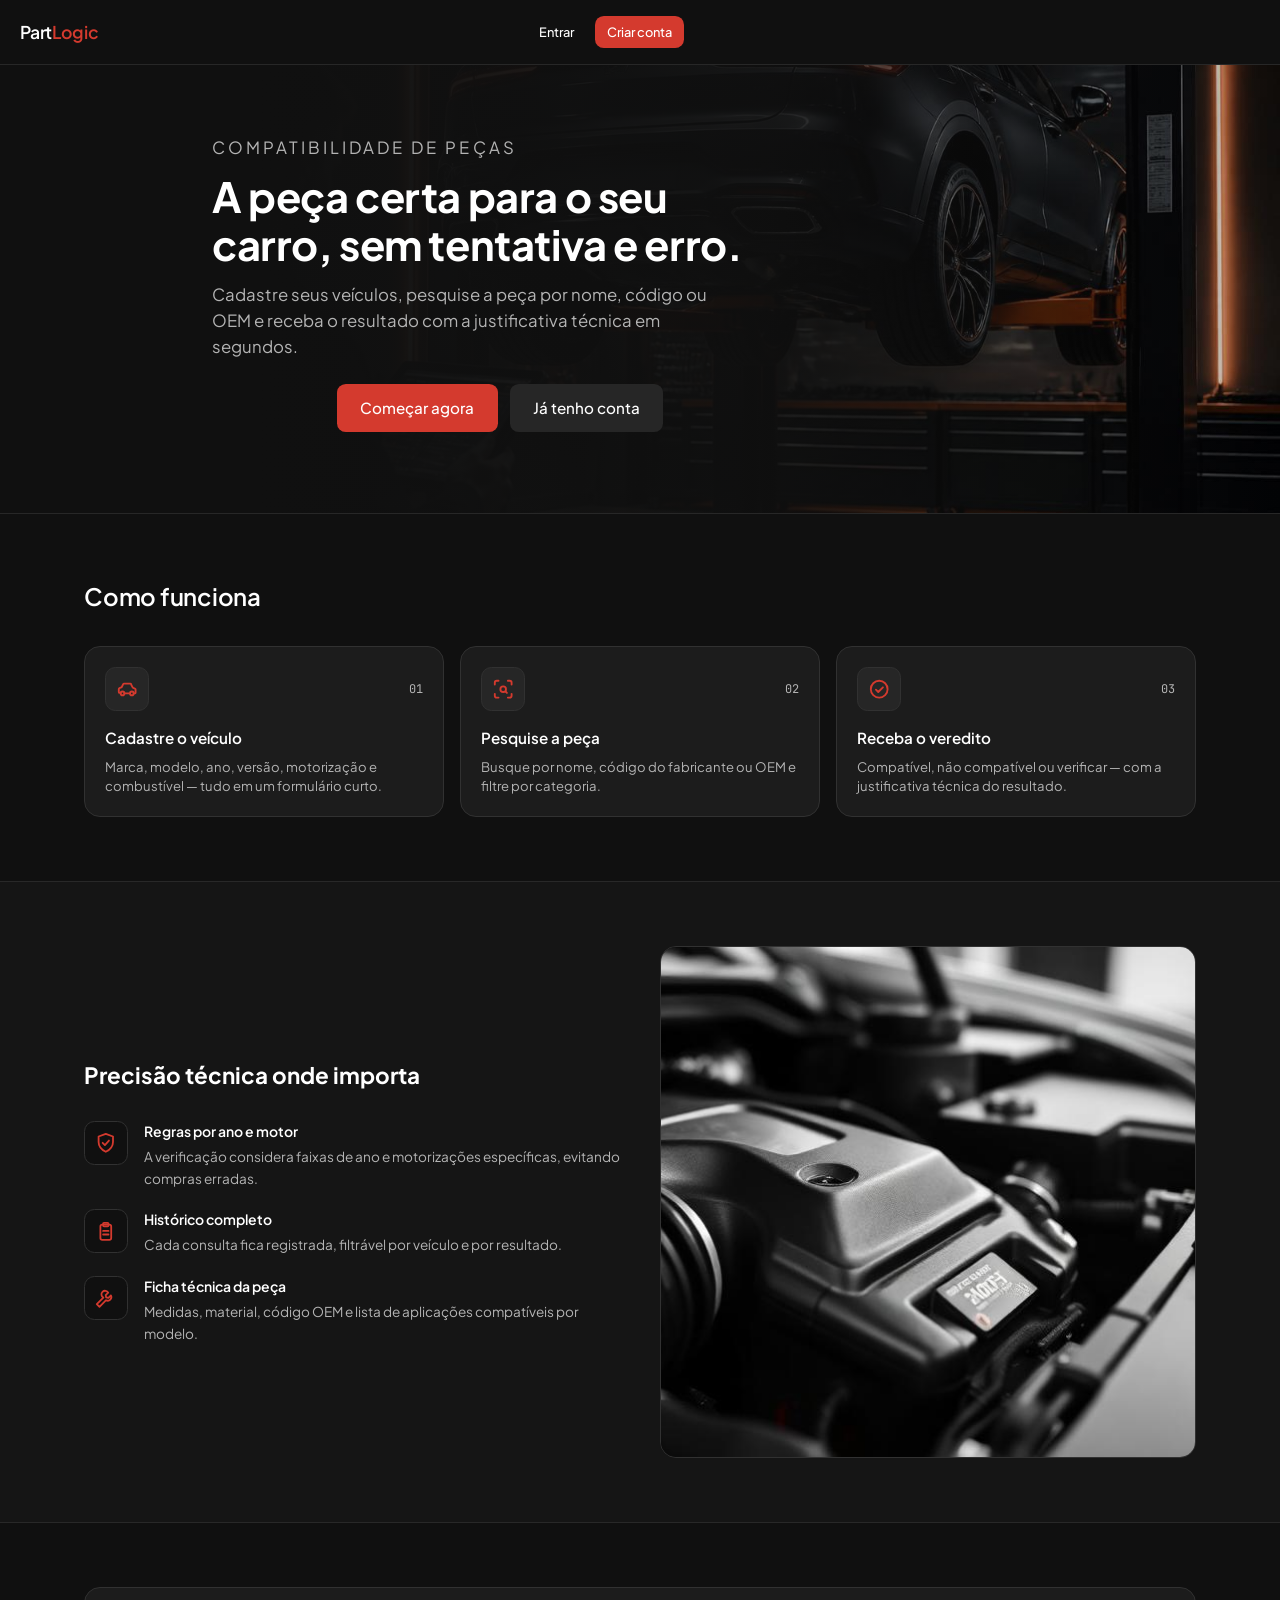
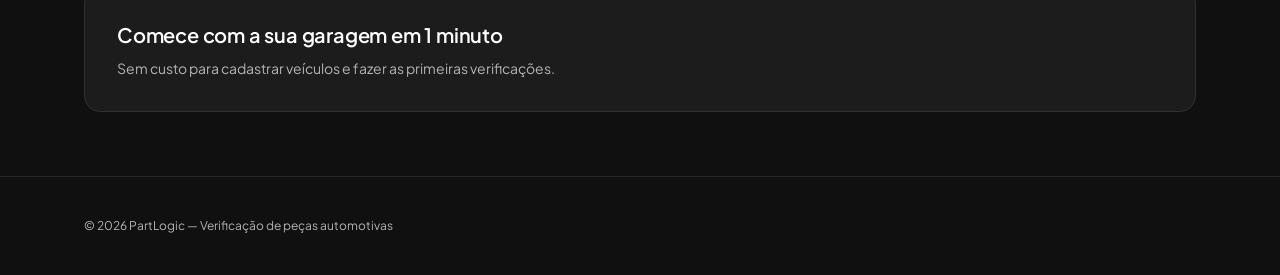
<file: files/site/index.html>
<!doctype html>
<html lang="pt-BR" class="dark">
<head>
  <meta charset="utf-8" />
  <meta name="viewport" content="width=device-width, initial-scale=1" />
  <title>PartLogic — Peça certa para o seu veículo</title>
  <meta name="description" content="Cadastre seus veículos e descubra em segundos se uma peça é compatível, com código OEM e histórico de consultas." />
  <link rel="stylesheet" href="css/styles.css" />
</head>
<body>
  <header class="landing-header">
    <div class="container">
      <span class="logo">Part<span class="accent">Logic</span></span>
      <div class="flex gap-2">
        <a class="btn btn-ghost btn-sm" href="login.html">Entrar</a>
        <a class="btn btn-primary btn-sm" href="cadastro.html">Criar conta</a>
      </div>
    </div>
  </header>

  <main>
    <section class="hero">
      <img src="assets/hero-oficina.jpg" alt="Oficina automotiva moderna com peças organizadas" width="1600" height="900" />
      <div class="hero-overlay">
        <div class="container">
          <div class="hero-content anim-rise">
            <p class="eyebrow">Compatibilidade de peças</p>
            <h1>A peça certa para o seu carro, sem tentativa e erro.</h1>
            <p>Cadastre seus veículos, pesquise a peça por nome, código ou OEM e receba o resultado com a justificativa técnica em segundos.</p>
            <div class="hero-actions">
              <a class="btn btn-primary btn-lg" href="cadastro.html">Começar agora</a>
              <a class="btn btn-secondary btn-lg" href="login.html">Já tenho conta</a>
            </div>
          </div>
        </div>
      </div>
    </section>

    <section class="section">
      <h2>Como funciona</h2>
      <div class="steps-grid">
        <div class="step-card">
          <div class="step-head"><span class="step-icon"><svg viewBox="0 0 24 24" fill="none" stroke="currentColor" stroke-width="2" stroke-linecap="round" stroke-linejoin="round" class="" aria-hidden="true"><path d="M14 16.5H9m10 0h1a1 1 0 0 0 1-1v-3.28a1 1 0 0 0-.684-.948l-1.923-.641a1 1 0 0 1-.578-.502l-1.539-3.076A1 1 0 0 0 15.382 6H8.618a1 1 0 0 0-.894.553L6.185 9.629a1 1 0 0 1-.578.502l-1.923.641A1 1 0 0 0 3 11.72V15a1 1 0 0 0 1 1h1"/><circle cx="7" cy="16.5" r="2"/><circle cx="17" cy="16.5" r="2"/></svg></span><span class="mono text-xs text-muted">01</span></div>
          <h3>Cadastre o veículo</h3>
          <p>Marca, modelo, ano, versão, motorização e combustível — tudo em um formulário curto.</p>
        </div>
        <div class="step-card">
          <div class="step-head"><span class="step-icon"><svg viewBox="0 0 24 24" fill="none" stroke="currentColor" stroke-width="2" stroke-linecap="round" stroke-linejoin="round" class="" aria-hidden="true"><path d="M3 7V5a2 2 0 0 1 2-2h2M17 3h2a2 2 0 0 1 2 2v2M21 17v2a2 2 0 0 1-2 2h-2M7 21H5a2 2 0 0 1-2-2v-2"/><circle cx="12" cy="12" r="3"/><path d="m16 16-1.5-1.5"/></svg></span><span class="mono text-xs text-muted">02</span></div>
          <h3>Pesquise a peça</h3>
          <p>Busque por nome, código do fabricante ou OEM e filtre por categoria.</p>
        </div>
        <div class="step-card">
          <div class="step-head"><span class="step-icon"><svg viewBox="0 0 24 24" fill="none" stroke="currentColor" stroke-width="2" stroke-linecap="round" stroke-linejoin="round" class="" aria-hidden="true"><circle cx="12" cy="12" r="9"/><path d="m8.5 12.5 2.5 2.5 5-5"/></svg></span><span class="mono text-xs text-muted">03</span></div>
          <h3>Receba o veredito</h3>
          <p>Compatível, não compatível ou verificar — com a justificativa técnica do resultado.</p>
        </div>
      </div>
    </section>

    <section class="feature-band">
      <div class="inner">
        <div>
          <h2>Precisão técnica onde importa</h2>
          <div class="feature-list">
            <div class="feature-item">
              <span class="ic"><svg viewBox="0 0 24 24" fill="none" stroke="currentColor" stroke-width="2" stroke-linecap="round" stroke-linejoin="round" class="" aria-hidden="true"><path d="M12 2 4 5v6c0 5 3.5 8.7 8 11 4.5-2.3 8-6 8-11V5Z"/><path d="m8.5 12 2.5 2.5 4.5-5"/></svg></span>
              <div><h3>Regras por ano e motor</h3><p>A verificação considera faixas de ano e motorizações específicas, evitando compras erradas.</p></div>
            </div>
            <div class="feature-item">
              <span class="ic"><svg viewBox="0 0 24 24" fill="none" stroke="currentColor" stroke-width="2" stroke-linecap="round" stroke-linejoin="round" class="" aria-hidden="true"><rect x="6" y="4" width="12" height="17" rx="2"/><rect x="9" y="2" width="6" height="4" rx="1"/><path d="M9 11h6M9 15h6"/></svg></span>
              <div><h3>Histórico completo</h3><p>Cada consulta fica registrada, filtrável por veículo e por resultado.</p></div>
            </div>
            <div class="feature-item">
              <span class="ic"><svg viewBox="0 0 24 24" fill="none" stroke="currentColor" stroke-width="2" stroke-linecap="round" stroke-linejoin="round" class="" aria-hidden="true"><path d="M14.7 6.3a4 4 0 1 0-5.4 5.4L2 19l3 3 7.3-7.3a4 4 0 0 0 5.4-5.4l-2.8 2.8-2.5-.5-.5-2.5Z"/></svg></span>
              <div><h3>Ficha técnica da peça</h3><p>Medidas, material, código OEM e lista de aplicações compatíveis por modelo.</p></div>
            </div>
          </div>
        </div>
        <img src="assets/detalhe-mecanico.jpg" alt="Detalhe de componente mecânico em bancada de oficina" width="768" height="512" loading="lazy" />
      </div>
    </section>

    <section class="section">
      <div class="cta-box grade-tecnica">
        <div style="max-width:42rem">
          <h2 style="font-size:1.25rem">Comece com a sua garagem em 1 minuto</h2>
          <p class="text-sm text-muted" style="margin-top:.5rem">Sem custo para cadastrar veículos e fazer as primeiras verificações.</p>
        </div>
      </div>
    </section>
  </main>

  <footer class="landing-footer">
    <div class="container">
      <p>© 2026 PartLogic — Verificação de peças automotivas</p>
    </div>
  </footer>

</body>
</html>
</file>
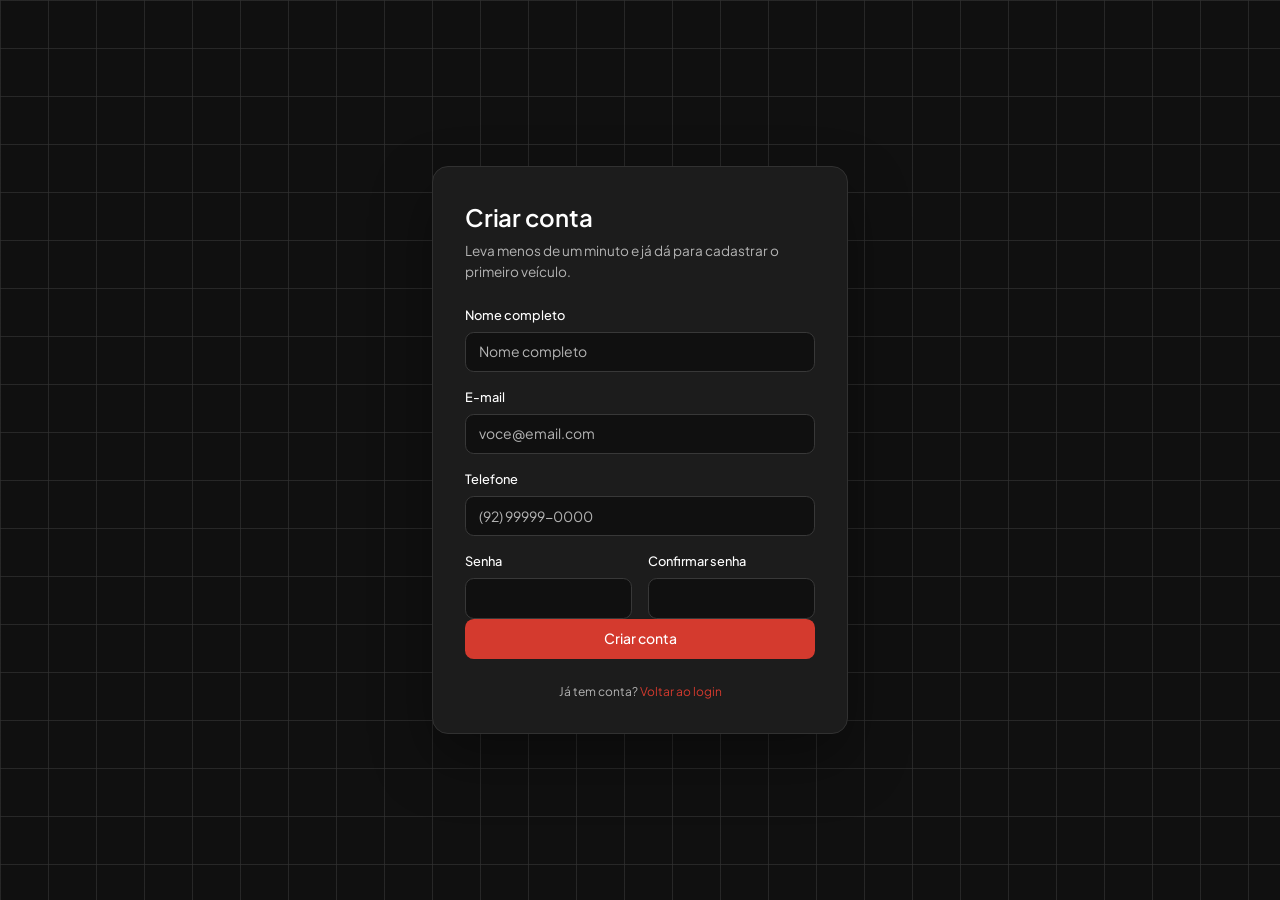
<file: files/site/cadastro.html>
<!doctype html>
<html lang="pt-BR" class="dark">
<head>
  <meta charset="utf-8" />
  <meta name="viewport" content="width=device-width, initial-scale=1" />
  <title>Criar conta — PartLogic</title>
  <meta name="description" content="Crie sua conta no PartLogic e cadastre seus veículos para verificar peças." />
  <link rel="stylesheet" href="css/styles.css" />
</head>
<body>
  <div class="auth-shell grade-tecnica">
    <div class="auth-card anim-rise">
      <h1 class="auth-title" style="margin-top:0">Criar conta</h1>
      <p class="auth-sub">Leva menos de um minuto e já dá para cadastrar o primeiro veículo.</p>

      <div id="erro" class="alert alert-danger anim-rise hidden" style="margin-top:1.25rem">
        <svg viewBox="0 0 24 24" fill="none" stroke="currentColor" stroke-width="2" stroke-linecap="round" stroke-linejoin="round" class="" aria-hidden="true"><circle cx="12" cy="12" r="9"/><path d="M12 8v5M12 16h.01"/></svg><span id="erro-texto"></span>
      </div>

      <form id="form-cadastro" novalidate style="margin-top:1.5rem">
        <div class="field">
          <label for="nome">Nome completo</label>
          <input id="nome" maxlength="100" placeholder="Nome completo" />
        </div>
        <div class="field">
          <label for="email">E-mail</label>
          <input id="email" type="email" maxlength="255" placeholder="voce@email.com" />
        </div>
        <div class="field">
          <label for="telefone">Telefone</label>
          <input id="telefone" maxlength="20" placeholder="(92) 99999-0000" />
        </div>
        <div class="form-grid">
          <div class="field col-sm-6">
            <label for="senha">Senha</label>
            <div class="input-wrap">
              <input id="senha" type="password" maxlength="64" class="has-toggle" />
              <button type="button" class="input-toggle" id="toggle-senha" aria-label="Mostrar senha"><svg viewBox="0 0 24 24" fill="none" stroke="currentColor" stroke-width="2" stroke-linecap="round" stroke-linejoin="round" class="" aria-hidden="true"><path d="M2 12s3.5-7 10-7 10 7 10 7-3.5 7-10 7-10-7-10-7Z"/><circle cx="12" cy="12" r="3"/></svg></button>
            </div>
          </div>
          <div class="field col-sm-6">
            <label for="confirmar">Confirmar senha</label>
            <input id="confirmar" type="password" maxlength="64" />
          </div>
        </div>
        <button type="submit" class="btn btn-primary btn-block" id="btn-criar">Criar conta</button>
      </form>

      <p class="auth-footer">Já tem conta? <a href="login.html">Voltar ao login</a></p>
    </div>
  </div>

  <script src="js/storage.js"></script>
  <script src="js/icons.js"></script>
  <script src="js/api.js"></script>
  <script src="js/app.js"></script>
  <script>
    (async () => {
      await App.init();
      if (App.usuario) location.replace("dashboard.html");
    })();

    const senhaInput = document.getElementById("senha");
    const toggleBtn = document.getElementById("toggle-senha");
    let mostrar = false;
    toggleBtn.addEventListener("click", () => {
      mostrar = !mostrar;
      senhaInput.type = mostrar ? "text" : "password";
      document.getElementById("confirmar").type = mostrar ? "text" : "password";
      toggleBtn.innerHTML = mostrar ? icon("eyeoff") : icon("eye");
    });

    function mostrarErro(msg) {
      document.getElementById("erro-texto").textContent = msg;
      document.getElementById("erro").classList.remove("hidden");
    }
    function esconderErro() { document.getElementById("erro").classList.add("hidden"); }

    document.getElementById("form-cadastro").addEventListener("submit", async (e) => {
      e.preventDefault();
      esconderErro();
      const nome = document.getElementById("nome").value;
      const email = document.getElementById("email").value;
      const telefone = document.getElementById("telefone").value;
      const senha = senhaInput.value;
      const confirmar = document.getElementById("confirmar").value;

      if (nome.trim().length < 3) return mostrarErro("Informe seu nome completo.");
      if (!email.includes("@")) return mostrarErro("Informe um e-mail válido.");
      if (telefone.replace(/\D/g, "").length < 10) return mostrarErro("Informe um telefone válido.");
      if (senha.length < 6) return mostrarErro("A senha deve ter no mínimo 6 caracteres.");
      if (senha !== confirmar) return mostrarErro("As senhas não conferem.");

      const btn = document.getElementById("btn-criar");
      btn.disabled = true;
      btn.innerHTML = `${icon("loader", "spin")} Criando conta...`;
      try {
        await App.cadastrar({ nome: nome.trim(), email: email.trim(), telefone: telefone.trim(), senha });
        location.href = "dashboard.html";
      } catch (err) {
        btn.disabled = false;
        btn.textContent = "Criar conta";
        mostrarErro(err instanceof Error ? err.message : "Não foi possível criar a conta.");
      }
    });
  </script>
</body>
</html>
</file>
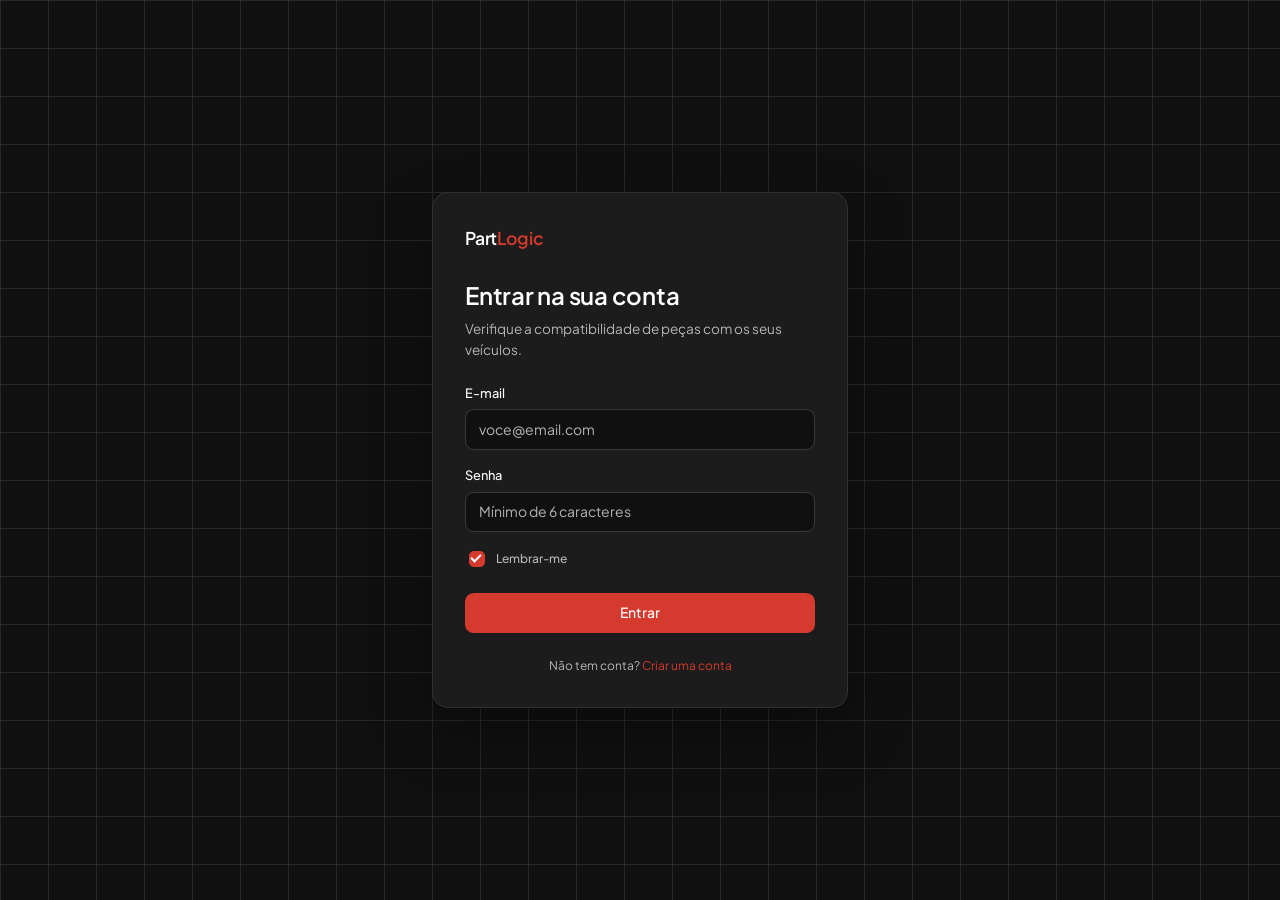
<file: files/site/configuracoes.html>
<!doctype html>
<html lang="pt-BR" class="dark">
<head>
  <meta charset="utf-8" />
  <meta name="viewport" content="width=device-width, initial-scale=1" />
  <title>Configurações — PartLogic</title>
  <meta name="description" content="Ajuste notificações, preferências de exibição e privacidade da sua conta." />
  <link rel="stylesheet" href="css/styles.css" />
</head>
<body>
  <div class="page-loading" id="loading"><svg viewBox="0 0 24 24" fill="none" stroke="currentColor" stroke-width="2" stroke-linecap="round" stroke-linejoin="round" class="spin" aria-hidden="true"><path d="M12 3v3m0 12v3m9-9h-3M6 12H3m15.4-6.4-2.1 2.1M8.7 15.7l-2.1 2.1m0-11.4 2.1 2.1m8.6 8.6 2.1 2.1"/></svg> Carregando sua conta...</div>
  <div id="app-root"></div>

  <template id="page-content">
    <div id="conteudo-config" class="container-md" style="max-width:48rem;margin-inline:auto"></div>
  </template>

  <script src="js/storage.js"></script>
  <script src="js/icons.js"></script>
  <script src="js/catalogo.js"></script>
  <script src="js/api.js"></script>
  <script src="js/app.js"></script>
  <script>
    (async () => {
      if (await protegerRota()) document.getElementById("loading").remove();
    })();

    const opcoesNotif = [
      { id: "alertas", titulo: "Alertas de compatibilidade", descricao: "Receber aviso quando uma peça exigir confirmação de motor ou versão.", inicial: true },
      { id: "novidades", titulo: "Novidades do catálogo", descricao: "Avisar quando novas peças forem adicionadas para os seus veículos.", inicial: false },
      { id: "historico", titulo: "Registrar verificações", descricao: "Guardar automaticamente cada consulta no histórico.", inicial: true },
    ];
    let estadoNotif = Object.fromEntries(opcoesNotif.map((o) => [o.id, o.inicial]));

    const faq = [
      { pergunta: "Como o PartLogic decide se a peça é compatível?", resposta: "Comparamos marca, modelo, faixa de anos e motor do seu veículo com as aplicações registradas da peça. Quando algum dado não bate por completo, o resultado vira “verificar” com o motivo e a orientação." },
      { pergunta: "O valor exibido na peça é o preço de venda?", resposta: "Não. O valor base do investimento é apenas uma referência de mercado para planejamento; o preço final depende do fornecedor." },
      { pergunta: "Como marcar um veículo como principal?", resposta: "Em Meus veículos, use a opção “Definir como principal” no card do veículo. Ele passa a vir pré-selecionado nas consultas." },
      { pergunta: "Preciso de ajuda com uma aplicação específica. Como falar com vocês?", resposta: "Escreva para suporte@partlogic.com.br informando veículo, motor e o código da peça. Respondemos em até 1 dia útil." },
    ];

    function raiz() {
      const el = document.getElementById("conteudo-config");
      el.innerHTML = `
        <header style="margin-bottom:1.5rem">
          <h1 style="font-size:1.5rem;font-weight:600;letter-spacing:-.01em">Configurações</h1>
          <p class="text-sm text-muted" style="margin-top:.4rem">Preferências da conta ${escapeHtml(App.usuario.email)}.</p>
        </header>

        <div class="card divide" style="margin-bottom:1.5rem">
          ${opcoesNotif.map((o) => `
            <div class="settings-row">
              <div class="txt"><p>${escapeHtml(o.titulo)}</p><p>${escapeHtml(o.descricao)}</p></div>
              <input type="checkbox" class="switch" id="switch-${o.id}" ${estadoNotif[o.id] ? "checked" : ""} aria-label="${escapeHtml(o.titulo)}" />
            </div>`).join("")}
        </div>

        <section class="card card-pad-lg" style="margin-bottom:1.5rem">
          <h2 style="font-size:1rem;font-weight:600;margin-bottom:1rem">Preferências</h2>
          <div class="flex" style="justify-content:space-between;align-items:flex-start;gap:1.5rem">
            <div>
              <label for="switch-tema" style="font-size:.875rem;font-weight:500">Tema</label>
              <p class="text-xs text-muted" id="tema-desc" style="margin-top:.25rem"></p>
            </div>
            <input type="checkbox" class="switch" id="switch-tema" aria-label="Tema" />
          </div>

          <div class="field" style="margin-top:1.25rem">
            <label for="select-idioma">Idioma</label>
            <div class="select" id="select-idioma" style="max-width:20rem">
              <button type="button" class="select-trigger"><span class="select-value"></span><svg viewBox="0 0 24 24" fill="none" stroke="currentColor" stroke-width="2" stroke-linecap="round" stroke-linejoin="round" class="" aria-hidden="true"><path d="m9 6 6 6-6 6"/></svg></button>
              <div class="select-menu"></div>
            </div>
            <p class="text-xs text-muted" style="margin-top:.5rem">A navegação principal e as preferências são exibidas no idioma escolhido. Dados técnicos do catálogo permanecem em português.</p>
          </div>
        </section>

        <section class="card card-pad-lg">
          <h2 style="font-size:1rem;font-weight:600">Suporte · Ajuda</h2>
          <p class="text-xs text-muted" style="margin-top:.25rem">Perguntas frequentes sobre compatibilidade, valores e conta.</p>
          <div id="acordeon-faq" style="margin-top:.75rem"></div>
          <p class="text-xs text-muted" style="margin-top:1rem">Ainda com dúvida? Fale com a gente: <a href="mailto:suporte@partlogic.com.br" style="color:var(--primary)">suporte@partlogic.com.br</a></p>
        </section>
      `;

      opcoesNotif.forEach((o) => {
        document.getElementById(`switch-${o.id}`).addEventListener("change", (e) => { estadoNotif[o.id] = e.target.checked; });
      });

      const switchTema = document.getElementById("switch-tema");
      function atualizarTemaDesc() {
        document.getElementById("tema-desc").textContent = `${App.t(App.tema === "escuro" ? "temaEscuro" : "temaClaro")} — alterna toda a interface.`;
        switchTema.checked = App.tema === "escuro";
      }
      atualizarTemaDesc();
      switchTema.addEventListener("change", (e) => {
        App.definirTema(e.target.checked ? "escuro" : "claro");
        atualizarTemaDesc();
      });

      const selIdioma = document.getElementById("select-idioma");
      selIdioma.querySelector(".select-menu").innerHTML = idiomas.map((i) => `<div class="select-option" data-value="${i.valor}">${escapeHtml(i.label)}</div>`).join("");
      selIdioma.querySelectorAll(".select-option").forEach((opt) => opt.addEventListener("click", () => {
        App.definirIdioma(opt.dataset.value);
        location.reload(); // recarrega para atualizar a navegação com os textos traduzidos
      }));
      const idiomaAtual = idiomas.find((i) => i.valor === App.idioma);
      setSelectValue(selIdioma, App.idioma, idiomaAtual ? idiomaAtual.label : App.idioma);
      initCustomSelects();

      const acEl = document.getElementById("acordeon-faq");
      acEl.innerHTML = faq.map((item, i) => `
        <div class="accordion-item" id="faq-${i}">
          <button type="button" class="accordion-trigger">${escapeHtml(item.pergunta)}${icon("chevronright")}</button>
          <div class="accordion-content">${escapeHtml(item.resposta)}</div>
        </div>`).join("");
      acEl.querySelectorAll(".accordion-item").forEach((item) => {
        item.querySelector(".accordion-trigger").addEventListener("click", () => {
          const abrir = !item.classList.contains("open");
          acEl.querySelectorAll(".accordion-item").forEach((i) => i.classList.remove("open"));
          if (abrir) item.classList.add("open");
        });
      });
    }

    document.addEventListener("shell-ready", raiz);
  </script>
</body>
</html>
</file>
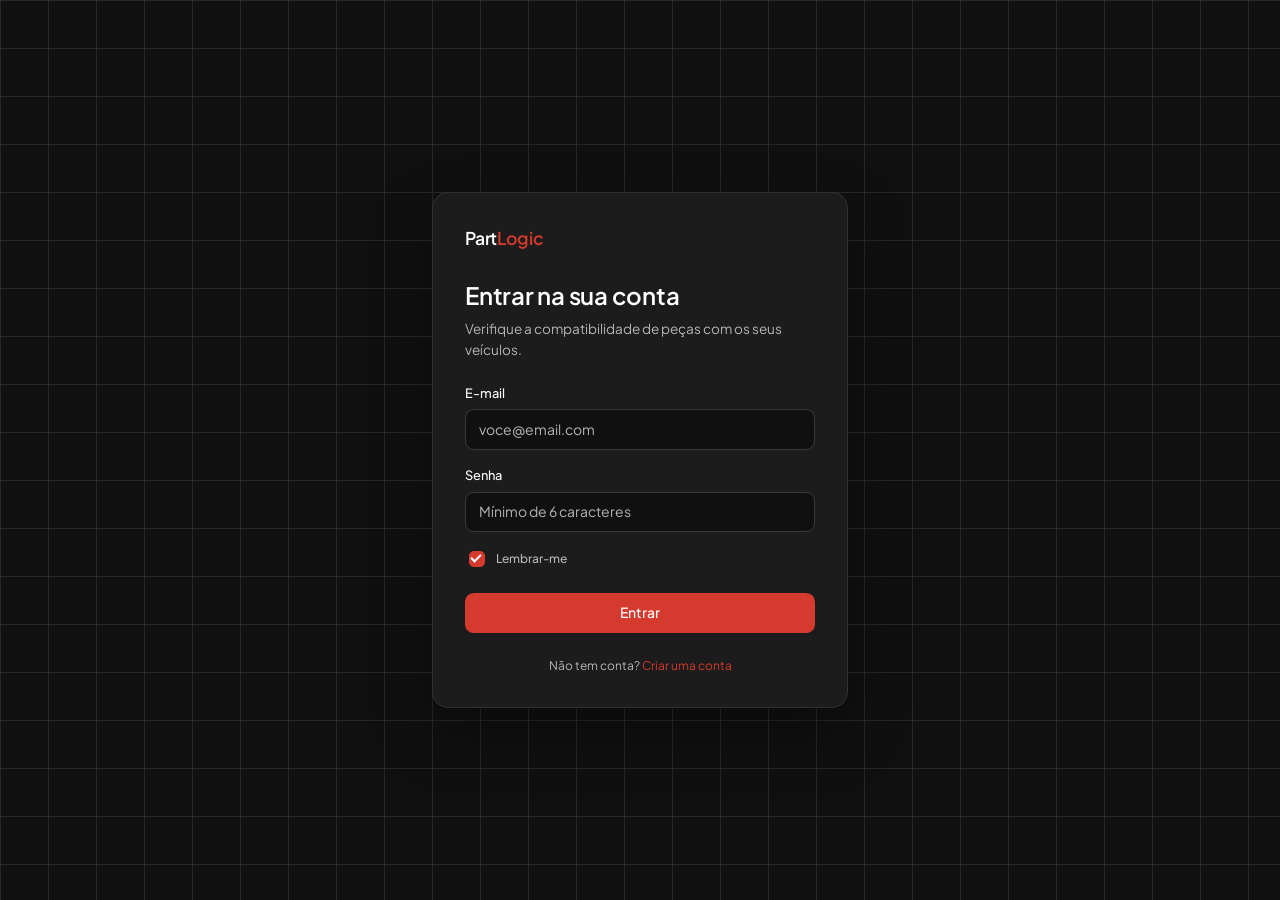
<file: files/site/dashboard.html>
<!doctype html>
<html lang="pt-BR" class="dark">
<head>
  <meta charset="utf-8" />
  <meta name="viewport" content="width=device-width, initial-scale=1" />
  <title>Dashboard — PartLogic</title>
  <meta name="description" content="Resumo dos seus veículos, verificações recentes e atalhos do PartLogic." />
  <link rel="stylesheet" href="css/styles.css" />
</head>
<body>
  <div class="page-loading" id="loading"><svg viewBox="0 0 24 24" fill="none" stroke="currentColor" stroke-width="2" stroke-linecap="round" stroke-linejoin="round" class="spin" aria-hidden="true"><path d="M12 3v3m0 12v3m9-9h-3M6 12H3m15.4-6.4-2.1 2.1M8.7 15.7l-2.1 2.1m0-11.4 2.1 2.1m8.6 8.6 2.1 2.1"/></svg> Carregando sua conta...</div>
  <div id="app-root"></div>

  <template id="page-content">
    <div class="container-md" style="max-width:72rem;margin-inline:auto">
      <section class="dash-hero anim-rise">
        <img src="assets/hero-oficina.jpg" alt="Oficina automotiva moderna com veículos em manutenção" width="1600" height="900" />
        <div class="dash-hero-overlay"></div>
        <div class="dash-hero-content">
          <div>
            <p class="eyebrow">Bem-vindo de volta</p>
            <h1 id="saudacao"></h1>
          </div>
          <div class="dash-hero-actions">
            <a class="btn btn-primary" href="verificar.html"><svg viewBox="0 0 24 24" fill="none" stroke="currentColor" stroke-width="2" stroke-linecap="round" stroke-linejoin="round" class="" aria-hidden="true"><path d="M3 7V5a2 2 0 0 1 2-2h2M17 3h2a2 2 0 0 1 2 2v2M21 17v2a2 2 0 0 1-2 2h-2M7 21H5a2 2 0 0 1-2-2v-2"/><circle cx="12" cy="12" r="3"/><path d="m16 16-1.5-1.5"/></svg> Verificar peça</a>
            <a class="btn btn-secondary" href="veiculos.html"><svg viewBox="0 0 24 24" fill="none" stroke="currentColor" stroke-width="2" stroke-linecap="round" stroke-linejoin="round" class="" aria-hidden="true"><path d="M12 5v14M5 12h14"/></svg> Cadastrar veículo</a>
          </div>
        </div>
      </section>

      <section class="stats-grid" id="stats"></section>

      <section class="two-col" style="margin-bottom:1.5rem">
        <div class="panel">
          <div class="panel-head">
            <h2>Meus veículos</h2>
            <a class="btn btn-ghost btn-sm" href="veiculos.html">Ver todos</a>
          </div>
          <div id="lista-veiculos"></div>
        </div>

        <div class="panel">
          <div class="panel-head">
            <h2>Verificações recentes</h2>
            <a class="btn btn-ghost btn-sm" href="historico.html">Ver todas</a>
          </div>
          <div id="lista-recentes"></div>
        </div>
      </section>

      <section class="panel">
        <div class="panel-head">
          <div>
            <h2><svg viewBox="0 0 24 24" fill="none" stroke="currentColor" stroke-width="2" stroke-linecap="round" stroke-linejoin="round" class="" aria-hidden="true"><path d="M14.7 6.3a4 4 0 1 0-5.4 5.4L2 19l3 3 7.3-7.3a4 4 0 0 0 5.4-5.4l-2.8 2.8-2.5-.5-.5-2.5Z"/></svg> Manutenção preventiva</h2>
            <p class="text-xs text-muted" id="resumo-manutencao" style="margin-top:.25rem"></p>
          </div>
          <a class="btn btn-ghost btn-sm" href="manutencao.html">Ver tudo</a>
        </div>
        <div id="lista-manutencao"></div>
      </section>
    </div>
  </template>

  <script src="js/storage.js"></script>
  <script src="js/icons.js"></script>
  <script src="js/catalogo.js"></script>
  <script src="js/api.js"></script>
  <script src="js/app.js"></script>
  <script>
    (async () => {
      if (await protegerRota()) document.getElementById("loading").remove();
    })();

    document.addEventListener("shell-ready", () => {
      const { usuario, veiculos, historico, manutencoes } = App;
      document.getElementById("saudacao").textContent =
        `Olá, ${usuario.nome.split(" ")[0]}. Vamos verificar uma peça?`;

      const compativeis = historico.filter((h) => h.resultado === "COMPATIVEL").length;
      const metricas = [
        { label: "Veículos cadastrados", valor: veiculos.length, icone: "car" },
        { label: "Verificações realizadas", valor: historico.length, icone: "clipboard" },
        { label: "Peças compatíveis", valor: compativeis, icone: "trending" },
      ];
      document.getElementById("stats").innerHTML = metricas.map((m) => `
        <div class="stat-card anim-rise">
          <div class="top"><span>${escapeHtml(m.label)}</span>${icon(m.icone)}</div>
          <p class="value">${m.valor}</p>
        </div>`).join("");

      const listaVeiculos = document.getElementById("lista-veiculos");
      if (veiculos.length === 0) {
        listaVeiculos.innerHTML = emptyState({
          icone: "car", titulo: "Nenhum veículo cadastrado",
          descricao: "Cadastre um veículo para verificar a compatibilidade das peças.",
          acaoHtml: `<a class="btn btn-primary" href="veiculos.html">Cadastrar veículo</a>`,
        });
      } else {
        listaVeiculos.innerHTML = veiculos.slice(0, 4).map((v) => `
          <a class="simple-row" href="veiculo.html?id=${encodeURIComponent(v.id)}">
            <span class="flex gap-3" style="align-items:center;font-size:.875rem;font-weight:500">
              ${icon("car", "")}${escapeHtml(v.marca)} ${escapeHtml(v.modelo)} ${v.ano}
            </span>
            <span class="mono text-xs text-muted">${escapeHtml(v.placa || v.motor)}</span>
          </a>`).join("");
      }

      const listaRecentes = document.getElementById("lista-recentes");
      const recentes = historico.slice(0, 5);
      if (recentes.length === 0) {
        listaRecentes.innerHTML = emptyState({
          icone: "clipboard", titulo: "Nenhuma verificação ainda",
          descricao: "Faça sua primeira consulta de compatibilidade.",
          acaoHtml: `<a class="btn btn-primary" href="verificar.html">Verificar peça</a>`,
        });
      } else {
        listaRecentes.innerHTML = recentes.map((h) => `
          <div class="simple-row">
            <div class="min-w-0">
              <p class="title truncate">${escapeHtml(h.pecaNome)}</p>
              <p class="sub">${escapeHtml(h.veiculoLabel)} · ${new Date(h.data).toLocaleDateString("pt-BR", { day: "2-digit", month: "short" })}</p>
            </div>
            ${compatBadge(h.resultado)}
          </div>`).join("");
      }

      const atrasadas = manutencoes.filter((m) => m.status === "Atrasada");
      document.getElementById("resumo-manutencao").textContent = atrasadas.length > 0
        ? `${atrasadas.length} manutenção(ões) atrasada(s) precisam de atenção.`
        : "Nenhuma manutenção atrasada. Continue no ritmo.";

      const proximas = [...manutencoes].filter((m) => m.status !== "Realizada")
        .sort((a, b) => a.dataPrevista.localeCompare(b.dataPrevista)).slice(0, 4);
      const listaManut = document.getElementById("lista-manutencao");
      if (proximas.length === 0) {
        listaManut.innerHTML = emptyState({
          icone: "wrench", titulo: "Sem manutenções programadas",
          descricao: "Cadastre revisões e trocas para não perder o prazo.",
          acaoHtml: `<a class="btn btn-primary" href="manutencao.html">Programar manutenção</a>`,
        });
      } else {
        listaManut.innerHTML = proximas.map((m) => `
          <div class="simple-row">
            <div class="min-w-0">
              <p class="title truncate">${escapeHtml(m.tipo)}</p>
              <p class="sub">${escapeHtml(m.veiculoLabel)} · ${new Date(`${m.dataPrevista}T12:00:00`).toLocaleDateString("pt-BR", { day: "2-digit", month: "short" })}${m.kmPrevisto ? ` · ${m.kmPrevisto.toLocaleString("pt-BR")} km` : ""}</p>
            </div>
            <span class="badge-status ${m.status === "Atrasada" ? "status-Atrasada" : "status-Agendada"}">
              ${icon(m.status === "Atrasada" ? "alerttriangle" : "calendarclock")}${m.status}
            </span>
          </div>`).join("");
      }
    });
  </script>
</body>
</html>
</file>
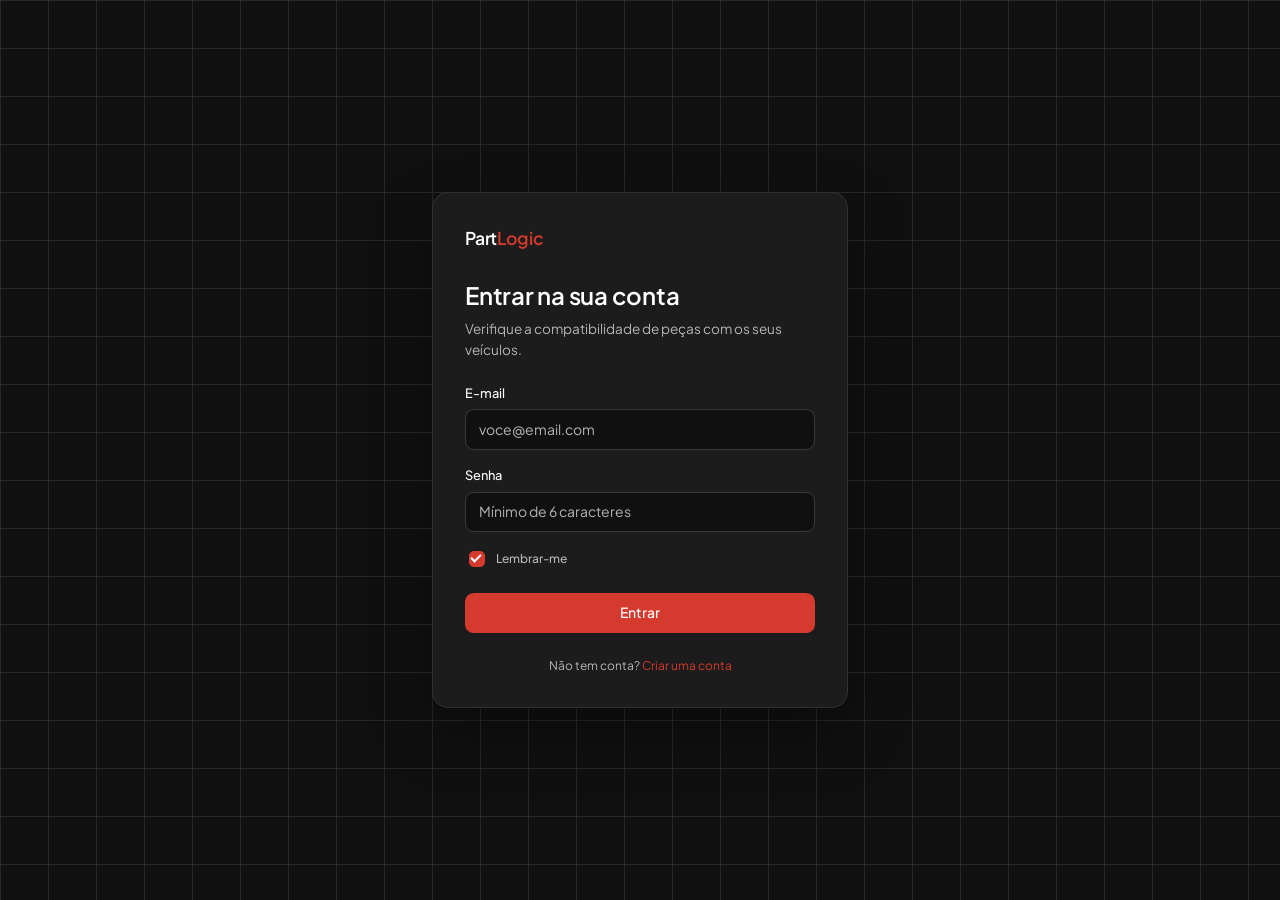
<file: files/site/historico.html>
<!doctype html>
<html lang="pt-BR" class="dark">
<head>
  <meta charset="utf-8" />
  <meta name="viewport" content="width=device-width, initial-scale=1" />
  <title>Histórico — PartLogic</title>
  <meta name="description" content="Consulte todas as verificações de compatibilidade de peças já realizadas." />
  <link rel="stylesheet" href="css/styles.css" />
</head>
<body>
  <div class="page-loading" id="loading"><svg viewBox="0 0 24 24" fill="none" stroke="currentColor" stroke-width="2" stroke-linecap="round" stroke-linejoin="round" class="spin" aria-hidden="true"><path d="M12 3v3m0 12v3m9-9h-3M6 12H3m15.4-6.4-2.1 2.1M8.7 15.7l-2.1 2.1m0-11.4 2.1 2.1m8.6 8.6 2.1 2.1"/></svg> Carregando sua conta...</div>
  <div id="app-root"></div>

  <template id="page-content">
    <div id="conteudo-historico"></div>

    <div class="modal-overlay" id="modal-limpar">
      <div class="modal" style="max-width:26rem">
        <h2 class="modal-title">Limpar todo o histórico?</h2>
        <p class="modal-desc">Todas as verificações registradas serão removidas permanentemente.</p>
        <div class="modal-footer">
          <button class="btn btn-outline" id="btn-cancelar-limpar">Cancelar</button>
          <button class="btn btn-primary" id="btn-confirmar-limpar">Limpar</button>
        </div>
      </div>
    </div>
  </template>

  <script src="js/storage.js"></script>
  <script src="js/icons.js"></script>
  <script src="js/catalogo.js"></script>
  <script src="js/api.js"></script>
  <script src="js/app.js"></script>
  <script>
    (async () => {
      if (await protegerRota()) document.getElementById("loading").remove();
    })();

    let filtros = { veiculo: "TODOS", resultado: "TODOS", tipo: "TODOS", busca: "" };

    function listaFiltrada() {
      const busca = filtros.busca.trim().toLowerCase();
      return App.historico.filter((h) =>
        (filtros.veiculo === "TODOS" || h.veiculoId === filtros.veiculo) &&
        (filtros.tipo === "TODOS" || h.veiculoTipo === filtros.tipo) &&
        (filtros.resultado === "TODOS" || h.resultado === filtros.resultado) &&
        (!busca || `${h.pecaNome} ${h.pecaCodigo} ${h.veiculoLabel} ${h.categoria}`.toLowerCase().includes(busca))
      );
    }

    function raiz() {
      const historico = App.historico;
      const lista = listaFiltrada();
      const container = document.getElementById("conteudo-historico");

      container.innerHTML = `
        <div class="container-md" style="max-width:72rem;margin-inline:auto">
          <div class="page-head">
            <div>
              <h1>Histórico</h1>
              <p>${lista.length} de ${historico.length} verificação(ões).</p>
            </div>
            ${historico.length > 0 ? `<button class="btn btn-ghost" id="btn-limpar">${icon("trash")} Limpar histórico</button>` : ""}
          </div>

          ${historico.length > 0 ? `
          <div class="filters-row">
            <div class="search-box input-wrap has-icon">
              <input aria-label="Buscar consultas anteriores" id="busca-historico" maxlength="60" placeholder="Buscar peça, código ou veículo" value="${escapeHtml(filtros.busca)}" />
            </div>
            <div class="select" id="select-tipo-hist" style="max-width:11rem">
              <button type="button" class="select-trigger"><span class="select-value"></span><svg viewBox="0 0 24 24" fill="none" stroke="currentColor" stroke-width="2" stroke-linecap="round" stroke-linejoin="round" class="" aria-hidden="true"><path d="m9 6 6 6-6 6"/></svg></button>
              <div class="select-menu"></div>
            </div>
            <div class="select" id="select-veiculo-hist" style="max-width:14rem">
              <button type="button" class="select-trigger"><span class="select-value"></span><svg viewBox="0 0 24 24" fill="none" stroke="currentColor" stroke-width="2" stroke-linecap="round" stroke-linejoin="round" class="" aria-hidden="true"><path d="m9 6 6 6-6 6"/></svg></button>
              <div class="select-menu"></div>
            </div>
            <div class="select" id="select-resultado-hist" style="max-width:12rem">
              <button type="button" class="select-trigger"><span class="select-value"></span><svg viewBox="0 0 24 24" fill="none" stroke="currentColor" stroke-width="2" stroke-linecap="round" stroke-linejoin="round" class="" aria-hidden="true"><path d="m9 6 6 6-6 6"/></svg></button>
              <div class="select-menu"></div>
            </div>
          </div>` : ""}

          <div id="tabela-historico"></div>
        </div>
      `;

      if (historico.length > 0) {
        document.getElementById("btn-limpar").addEventListener("click", () => openModal("modal-limpar"));
        document.getElementById("busca-historico").addEventListener("input", (e) => { filtros.busca = e.target.value; renderTabela(); atualizarContagem(); });

        const selTipo = document.getElementById("select-tipo-hist");
        selTipo.querySelector(".select-menu").innerHTML = `<div class="select-option" data-value="TODOS">Todos os tipos</div>` +
          tiposVeiculo.map((t) => `<div class="select-option" data-value="${t}">${t}</div>`).join("");
        selTipo.querySelectorAll(".select-option").forEach((opt) => opt.addEventListener("click", () => {
          filtros.tipo = opt.dataset.value; setSelectValue(selTipo, opt.dataset.value, opt.textContent); renderTabela(); atualizarContagem();
        }));
        setSelectValue(selTipo, filtros.tipo, filtros.tipo === "TODOS" ? "Todos os tipos" : filtros.tipo);

        const selVeic = document.getElementById("select-veiculo-hist");
        selVeic.querySelector(".select-menu").innerHTML = `<div class="select-option" data-value="TODOS">Todos os veículos</div>` +
          App.veiculos.map((v) => `<div class="select-option" data-value="${v.id}">${escapeHtml(v.marca)} ${escapeHtml(v.modelo)} ${v.ano}</div>`).join("");
        selVeic.querySelectorAll(".select-option").forEach((opt) => opt.addEventListener("click", () => {
          filtros.veiculo = opt.dataset.value; setSelectValue(selVeic, opt.dataset.value, opt.textContent); renderTabela(); atualizarContagem();
        }));
        setSelectValue(selVeic, filtros.veiculo, filtros.veiculo === "TODOS" ? "Todos os veículos" : (App.veiculos.find((v) => v.id === filtros.veiculo)?.marca ?? ""));

        const selResultado = document.getElementById("select-resultado-hist");
        const opcoesResultado = [["TODOS", "Todos os resultados"], ["COMPATIVEL", "Compatível"], ["INCOMPATIVEL", "Não compatível"], ["VERIFICAR", "Verificar"]];
        selResultado.querySelector(".select-menu").innerHTML = opcoesResultado.map(([v, l]) => `<div class="select-option" data-value="${v}">${l}</div>`).join("");
        selResultado.querySelectorAll(".select-option").forEach((opt) => opt.addEventListener("click", () => {
          filtros.resultado = opt.dataset.value; setSelectValue(selResultado, opt.dataset.value, opt.textContent); renderTabela(); atualizarContagem();
        }));
        setSelectValue(selResultado, filtros.resultado, opcoesResultado.find(([v]) => v === filtros.resultado)[1]);

        initCustomSelects();
      }

      renderTabela();
    }

    function atualizarContagem() {
      const p = document.querySelector(".page-head p");
      if (p) p.textContent = `${listaFiltrada().length} de ${App.historico.length} verificação(ões).`;
    }

    function renderTabela() {
      const historico = App.historico;
      const lista = listaFiltrada();
      const el = document.getElementById("tabela-historico");

      if (lista.length === 0) {
        el.innerHTML = emptyState({
          icone: "clipboard",
          titulo: historico.length === 0 ? "Nenhuma verificação registrada" : "Nada nesse filtro",
          descricao: historico.length === 0 ? "Assim que você verificar uma peça, o registro aparece aqui." : "Ajuste os filtros para ver outras verificações.",
          acaoHtml: historico.length === 0 ? `<a class="btn btn-primary" href="verificar.html">Verificar peça</a>` : "",
        });
        return;
      }

      el.innerHTML = `
        <div class="history-table">
          <div class="history-head"><span>Data</span><span></span><span></span><span></span></div>
          <ul>
            ${lista.map((h) => `
              <li class="history-row">
                <span class="hc-date">${new Date(h.data).toLocaleString("pt-BR", { day: "2-digit", month: "2-digit", year: "numeric", hour: "2-digit", minute: "2-digit" })}</span>
                <span class="hc-part"><b>${escapeHtml(h.pecaNome)}</b><span>${escapeHtml(h.pecaCodigo)} · ${escapeHtml(h.categoria)}</span></span>
                <a class="hc-vehicle" href="veiculo.html?id=${encodeURIComponent(h.veiculoId)}">${escapeHtml(h.veiculoLabel)}</a>
                <span class="hc-result">${compatBadge(h.resultado)}</span>
              </li>`).join("")}
          </ul>
        </div>`;
    }

    document.addEventListener("shell-ready", () => {
      raiz();
      document.getElementById("btn-cancelar-limpar").addEventListener("click", () => closeModal("modal-limpar"));
      document.getElementById("btn-confirmar-limpar").addEventListener("click", async () => {
        try {
          await App.limparHistorico();
        } catch (err) {
          toast.error(err instanceof Error ? err.message : "Não foi possível limpar o histórico.");
        }
        closeModal("modal-limpar");
        raiz();
      });
    });
  </script>
</body>
</html>
</file>
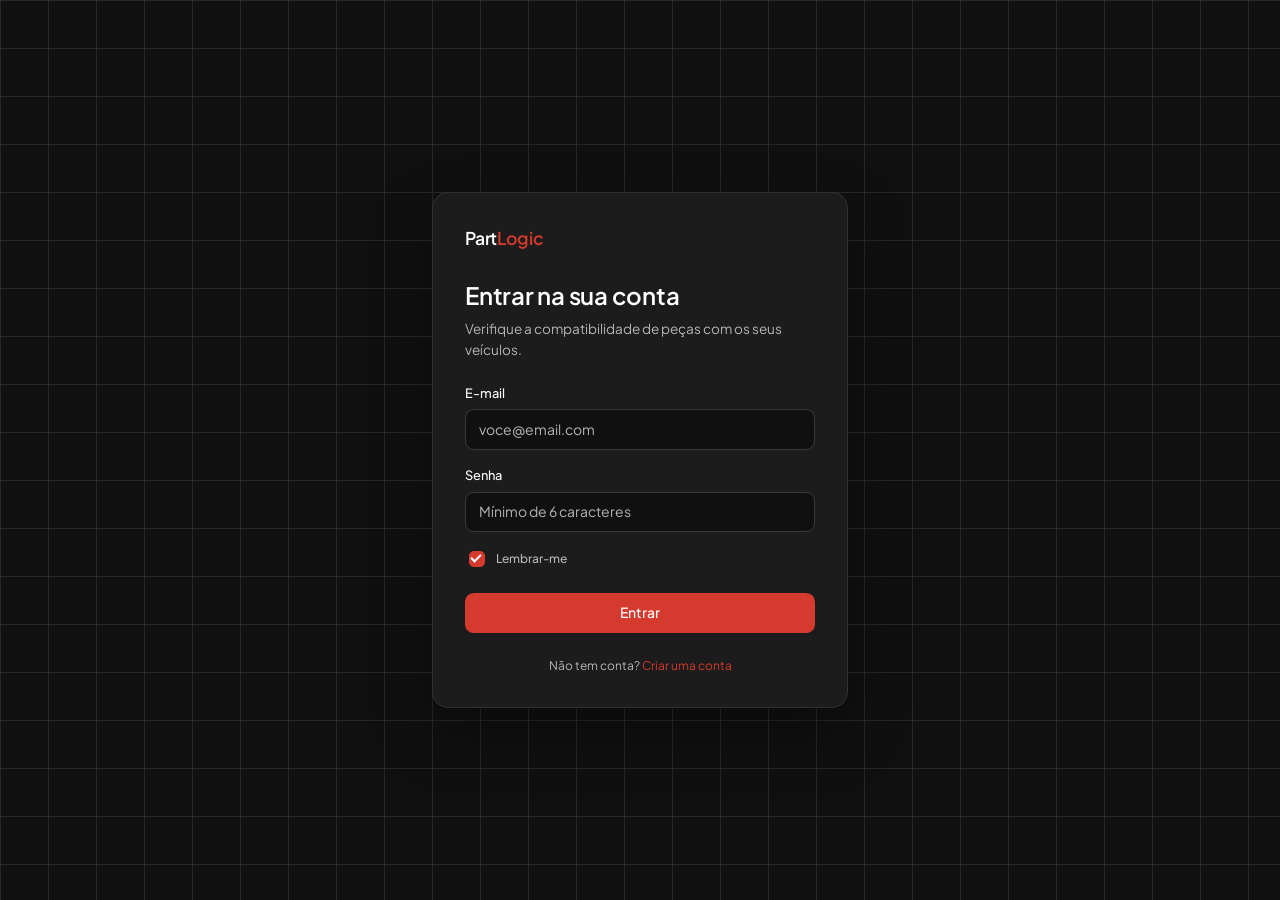
<file: files/site/login.html>
<!doctype html>
<html lang="pt-BR" class="dark">
<head>
  <meta charset="utf-8" />
  <meta name="viewport" content="width=device-width, initial-scale=1" />
  <title>Entrar — PartLogic</title>
  <meta name="description" content="Acesse o PartLogic para verificar a compatibilidade de peças com seus veículos." />
  <link rel="stylesheet" href="css/styles.css" />
</head>
<body>
  <div class="auth-shell grade-tecnica">
    <div class="auth-card anim-rise">
      <div class="logo">Part<span class="accent">Logic</span></div>
      <h1 class="auth-title">Entrar na sua conta</h1>
      <p class="auth-sub">Verifique a compatibilidade de peças com os seus veículos.</p>

      <div id="erro" class="alert alert-danger anim-rise hidden" style="margin-top:1.25rem">
        <svg viewBox="0 0 24 24" fill="none" stroke="currentColor" stroke-width="2" stroke-linecap="round" stroke-linejoin="round" class="" aria-hidden="true"><circle cx="12" cy="12" r="9"/><path d="M12 8v5M12 16h.01"/></svg><span id="erro-texto"></span>
      </div>

      <form id="form-login" novalidate style="margin-top:1.5rem">
        <div class="field">
          <label for="email">E-mail</label>
          <input id="email" type="email" autocomplete="email" maxlength="255" placeholder="voce@email.com" />
        </div>
        <div class="field">
          <label for="senha">Senha</label>
          <div class="input-wrap">
            <input id="senha" type="password" autocomplete="current-password" maxlength="64" class="has-toggle" placeholder="Mínimo de 6 caracteres" />
            <button type="button" class="input-toggle" id="toggle-senha" aria-label="Mostrar senha"><svg viewBox="0 0 24 24" fill="none" stroke="currentColor" stroke-width="2" stroke-linecap="round" stroke-linejoin="round" class="" aria-hidden="true"><path d="M2 12s3.5-7 10-7 10 7 10 7-3.5 7-10 7-10-7-10-7Z"/><circle cx="12" cy="12" r="3"/></svg></button>
          </div>
        </div>
        <div class="flex" style="align-items:center;margin-bottom:1rem">
          <label class="checkbox-row text-xs text-muted">
            <input type="checkbox" class="checkbox" id="lembrar" checked /> Lembrar-me
          </label>
        </div>
        <button type="submit" class="btn btn-primary btn-block" id="btn-entrar">Entrar</button>
      </form>

      <p class="auth-footer">Não tem conta? <a href="cadastro.html">Criar uma conta</a></p>
    </div>
  </div>

  <script src="js/storage.js"></script>
  <script src="js/icons.js"></script>
  <script src="js/api.js"></script>
  <script src="js/app.js"></script>
  <script>
    (async () => {
      await App.init();
      if (App.usuario) location.replace("dashboard.html");
    })();

    const toggleBtn = document.getElementById("toggle-senha");
    const senhaInput = document.getElementById("senha");
    let mostrar = false;
    toggleBtn.addEventListener("click", () => {
      mostrar = !mostrar;
      senhaInput.type = mostrar ? "text" : "password";
      toggleBtn.innerHTML = mostrar ? icon("eyeoff") : icon("eye");
      toggleBtn.setAttribute("aria-label", mostrar ? "Ocultar senha" : "Mostrar senha");
    });

    function mostrarErro(msg) {
      document.getElementById("erro-texto").textContent = msg;
      document.getElementById("erro").classList.remove("hidden");
    }
    function esconderErro() {
      document.getElementById("erro").classList.add("hidden");
    }

    document.getElementById("form-login").addEventListener("submit", async (e) => {
      e.preventDefault();
      esconderErro();
      const email = document.getElementById("email").value;
      const senha = senhaInput.value;
      if (!email.includes("@")) return mostrarErro("Informe um e-mail válido.");
      if (senha.length < 6) return mostrarErro("A senha deve ter no mínimo 6 caracteres.");

      const btn = document.getElementById("btn-entrar");
      btn.disabled = true;
      btn.innerHTML = `${icon("loader", "spin")} Entrando...`;
      try {
        await App.entrar(email, senha);
        location.href = "dashboard.html";
      } catch (err) {
        btn.disabled = false;
        btn.textContent = "Entrar";
        mostrarErro(err instanceof Error ? err.message : "Não foi possível entrar.");
      }
    });
  </script>
</body>
</html>
</file>
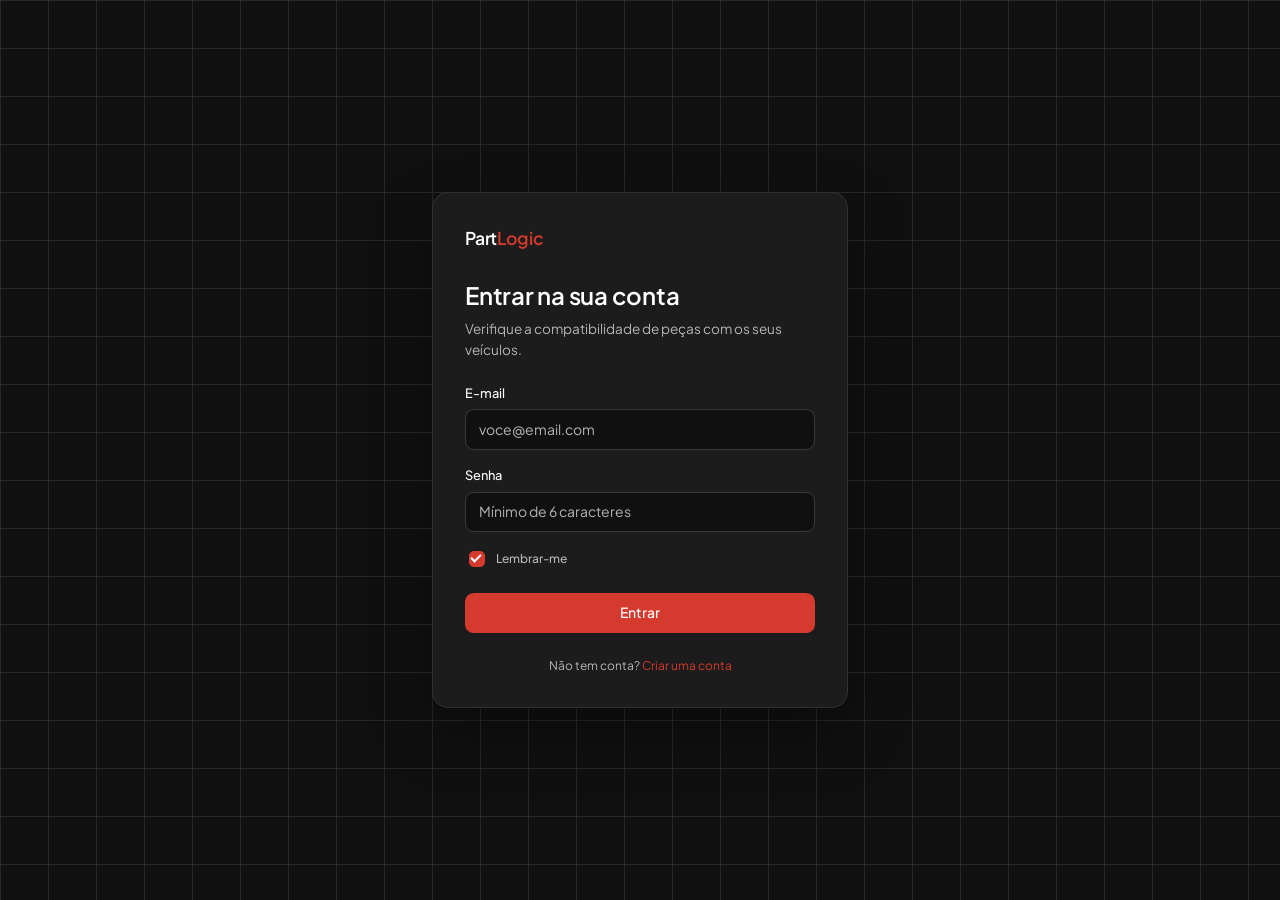
<file: files/site/manutencao.html>
<!doctype html>
<html lang="pt-BR" class="dark">
<head>
  <meta charset="utf-8" />
  <meta name="viewport" content="width=device-width, initial-scale=1" />
  <title>Manutenção preventiva — PartLogic</title>
  <meta name="description" content="Acompanhe manutenções preventivas dos seus veículos: próximas, agendadas, atrasadas e realizadas." />
  <link rel="stylesheet" href="css/styles.css" />
</head>
<body>
  <div class="page-loading" id="loading"><svg viewBox="0 0 24 24" fill="none" stroke="currentColor" stroke-width="2" stroke-linecap="round" stroke-linejoin="round" class="spin" aria-hidden="true"><path d="M12 3v3m0 12v3m9-9h-3M6 12H3m15.4-6.4-2.1 2.1M8.7 15.7l-2.1 2.1m0-11.4 2.1 2.1m8.6 8.6 2.1 2.1"/></svg> Carregando sua conta...</div>
  <div id="app-root"></div>

  <template id="page-content">
    <div id="conteudo-manutencao"></div>
  </template>

  <script src="js/storage.js"></script>
  <script src="js/icons.js"></script>
  <script src="js/catalogo.js"></script>
  <script src="js/api.js"></script>
  <script src="js/app.js"></script>
  <script>
    (async () => {
      if (await protegerRota()) document.getElementById("loading").remove();
    })();

    const statusOpcoes = ["Próxima", "Agendada", "Realizada", "Atrasada"];
    const estiloStatus = {
      "Próxima": { icone: "clock" }, "Agendada": { icone: "calendarclock" },
      "Realizada": { icone: "checkcircle" }, "Atrasada": { icone: "alerttriangle" },
    };

    let form = { veiculoId: "", tipo: "", dataPrevista: "", km: "", status: "Agendada", erro: "" };
    let filtro = "TODAS";

    function statusBadge(status) {
      return `<span class="badge-status status-${status}">${icon(estiloStatus[status].icone)}${status}</span>`;
    }

    function raiz() {
      const container = document.getElementById("conteudo-manutencao");
      if (App.veiculos.length === 0) {
        container.innerHTML = `<div class="container-md">${emptyState({
          icone: "wrench", titulo: "Cadastre um veículo primeiro",
          descricao: "A manutenção preventiva é sempre associada a um veículo cadastrado.",
          acaoHtml: `<a class="btn btn-primary" href="veiculos.html">Cadastrar veículo</a>`,
        })}</div>`;
        return;
      }

      if (!form.veiculoId) {
        const principal = App.veiculos.find((v) => v.principal) ?? App.veiculos[0];
        form.veiculoId = principal.id;
      }

      const manutencoes = App.manutencoes;
      const resumo = {
        proximas: manutencoes.filter((m) => m.status === "Próxima" || m.status === "Agendada").length,
        atrasadas: manutencoes.filter((m) => m.status === "Atrasada").length,
        realizadas: manutencoes.filter((m) => m.status === "Realizada").length,
      };
      const ordenada = [...manutencoes].sort((a, b) => a.dataPrevista.localeCompare(b.dataPrevista));
      const lista = filtro === "TODAS" ? ordenada : ordenada.filter((m) => m.status === filtro);

      container.innerHTML = `
        <div class="container-md" style="max-width:72rem;margin-inline:auto">
          <nav class="breadcrumb" style="margin-bottom:1rem">
            <a href="dashboard.html">Dashboard</a><svg viewBox="0 0 24 24" fill="none" stroke="currentColor" stroke-width="2" stroke-linecap="round" stroke-linejoin="round" class="" aria-hidden="true"><path d="m9 6 6 6-6 6"/></svg><span class="current">Manutenção preventiva</span>
          </nav>
          <header style="margin-bottom:1.5rem">
            <h1 style="font-size:1.5rem;font-weight:600;letter-spacing:-.01em">Manutenção preventiva</h1>
            <p class="text-sm text-muted" style="margin-top:.4rem">Acompanhe o que está próximo, o que está atrasado e o histórico do que já foi feito.</p>
          </header>

          <section class="stats-grid">
            <div class="stat-card"><div class="top"><span>Próximas / agendadas</span>${icon("calendarclock")}</div><p class="value">${resumo.proximas}</p></div>
            <div class="stat-card"><div class="top"><span>Atrasadas</span>${icon("alerttriangle")}</div><p class="value">${resumo.atrasadas}</p></div>
            <div class="stat-card"><div class="top"><span>Realizadas</span>${icon("checkcircle")}</div><p class="value">${resumo.realizadas}</p></div>
          </section>

          <form id="form-manut" class="card" style="padding:1.5rem;margin-bottom:1.5rem" novalidate>
            <div class="form-grid">
              <h2 style="font-size:1rem;font-weight:600" class="col-lg-12">Nova manutenção preventiva</h2>
              ${form.erro ? `<p role="alert" class="alert alert-danger col-lg-12">${escapeHtml(form.erro)}</p>` : ""}

              <div class="field col-lg-4">
                <label class="field-required">Veículo</label>
                <div class="select" id="select-veiculo-manut">
                  <button type="button" class="select-trigger"><span class="select-value"></span><svg viewBox="0 0 24 24" fill="none" stroke="currentColor" stroke-width="2" stroke-linecap="round" stroke-linejoin="round" class="" aria-hidden="true"><path d="m9 6 6 6-6 6"/></svg></button>
                  <div class="select-menu"></div>
                </div>
              </div>
              <div class="field col-lg-4">
                <label class="field-required" for="tipo-manut">Tipo de manutenção</label>
                <input id="tipo-manut" maxlength="80" placeholder="Ex.: troca de óleo e filtro" value="${escapeHtml(form.tipo)}" />
              </div>
              <div class="field col-lg-2">
                <label class="field-required" for="data-manut">Data prevista</label>
                <input id="data-manut" type="date" value="${escapeHtml(form.dataPrevista)}" />
              </div>
              <div class="field col-lg-2">
                <label for="km-manut">Km previsto</label>
                <input id="km-manut" inputmode="numeric" maxlength="7" placeholder="Opcional" value="${escapeHtml(form.km)}" />
              </div>
              <div class="field col-lg-4">
                <label>Status</label>
                <div class="select" id="select-status-manut">
                  <button type="button" class="select-trigger"><span class="select-value"></span><svg viewBox="0 0 24 24" fill="none" stroke="currentColor" stroke-width="2" stroke-linecap="round" stroke-linejoin="round" class="" aria-hidden="true"><path d="m9 6 6 6-6 6"/></svg></button>
                  <div class="select-menu"></div>
                </div>
              </div>
              <div class="col-lg-12">
                <button type="submit" class="btn btn-primary" id="btn-salvar-manut">Cadastrar manutenção</button>
              </div>
            </div>
          </form>

          <section>
            <div class="flex" style="flex-wrap:wrap;align-items:center;justify-content:space-between;gap:.75rem;margin-bottom:1rem">
              <h2 style="font-size:1rem;font-weight:600">Histórico de manutenções</h2>
              <div style="width:100%;max-width:14rem">
                <div class="select" id="select-filtro-manut">
                  <button type="button" class="select-trigger"><span class="select-value"></span><svg viewBox="0 0 24 24" fill="none" stroke="currentColor" stroke-width="2" stroke-linecap="round" stroke-linejoin="round" class="" aria-hidden="true"><path d="m9 6 6 6-6 6"/></svg></button>
                  <div class="select-menu"></div>
                </div>
              </div>
            </div>
            <div id="lista-manut"></div>
          </section>
        </div>
      `;

      // veículo select
      const selVeiculo = document.getElementById("select-veiculo-manut");
      selVeiculo.querySelector(".select-menu").innerHTML = App.veiculos.map((v) =>
        `<div class="select-option" data-value="${v.id}">${escapeHtml(v.tipo)} · ${escapeHtml(v.marca)} ${escapeHtml(v.modelo)} ${v.ano}</div>`
      ).join("");
      selVeiculo.querySelectorAll(".select-option").forEach((opt) => opt.addEventListener("click", () => {
        form.veiculoId = opt.dataset.value;
        setSelectValue(selVeiculo, opt.dataset.value, opt.textContent);
      }));
      const vSel = App.veiculos.find((v) => v.id === form.veiculoId);
      setSelectValue(selVeiculo, form.veiculoId, vSel ? `${vSel.tipo} · ${vSel.marca} ${vSel.modelo} ${vSel.ano}` : "Selecione o veículo");

      const selStatus = document.getElementById("select-status-manut");
      selStatus.querySelector(".select-menu").innerHTML = statusOpcoes.map((s) => `<div class="select-option" data-value="${s}">${s}</div>`).join("");
      selStatus.querySelectorAll(".select-option").forEach((opt) => opt.addEventListener("click", () => {
        form.status = opt.dataset.value;
        setSelectValue(selStatus, opt.dataset.value, opt.textContent);
      }));
      setSelectValue(selStatus, form.status, form.status);

      const selFiltro = document.getElementById("select-filtro-manut");
      selFiltro.querySelector(".select-menu").innerHTML =
        `<div class="select-option" data-value="TODAS">Todos os status</div>` +
        statusOpcoes.map((s) => `<div class="select-option" data-value="${s}">${s}</div>`).join("");
      selFiltro.querySelectorAll(".select-option").forEach((opt) => opt.addEventListener("click", () => {
        filtro = opt.dataset.value;
        raiz();
      }));
      setSelectValue(selFiltro, filtro, filtro === "TODAS" ? "Todos os status" : filtro);

      initCustomSelects();

      document.getElementById("tipo-manut").addEventListener("input", (e) => { form.tipo = e.target.value; });
      document.getElementById("data-manut").addEventListener("input", (e) => { form.dataPrevista = e.target.value; });
      document.getElementById("km-manut").addEventListener("input", (e) => { form.km = e.target.value.replace(/\D/g, ""); e.target.value = form.km; });

      document.getElementById("form-manut").addEventListener("submit", async (e) => {
        e.preventDefault();
        form.erro = "";
        const veiculo = App.veiculos.find((v) => v.id === form.veiculoId);
        if (!veiculo) { form.erro = "Selecione o veículo da manutenção."; raiz(); return; }
        if (form.tipo.trim().length < 3) { form.erro = "Informe o tipo de manutenção."; raiz(); return; }
        if (!form.dataPrevista) { form.erro = "Informe a data prevista."; raiz(); return; }

        try {
          await App.salvarManutencao({
            veiculoId: veiculo.id, veiculoLabel: `${veiculo.marca} ${veiculo.modelo} ${veiculo.ano}`,
            tipo: form.tipo.trim(), dataPrevista: form.dataPrevista,
            ...(form.km.trim() ? { kmPrevisto: Number(form.km) } : {}),
            status: form.status,
          });
          toast.success("Manutenção preventiva cadastrada.");
          form = { ...form, tipo: "", dataPrevista: "", km: "" };
          raiz();
        } catch (err) {
          form.erro = err instanceof Error ? err.message : "Não foi possível cadastrar a manutenção.";
          raiz();
        }
      });

      const listaEl = document.getElementById("lista-manut");
      if (lista.length === 0) {
        listaEl.innerHTML = emptyState({ icone: "wrench", titulo: "Nenhuma manutenção nesse filtro", descricao: "Cadastre uma manutenção preventiva ou selecione outro status." });
      } else {
        listaEl.innerHTML = `<ul class="maint-list">${lista.map((m) => `
          <li>
            <div class="min-w-0">
              <p class="title truncate">${escapeHtml(m.tipo)}</p>
              <p class="sub">${escapeHtml(m.veiculoLabel)} · ${new Date(`${m.dataPrevista}T12:00:00`).toLocaleDateString("pt-BR")}${m.kmPrevisto ? ` · ${m.kmPrevisto.toLocaleString("pt-BR")} km` : ""}</p>
            </div>
            <div class="flex gap-2" style="flex-wrap:wrap;align-items:center">
              ${statusBadge(m.status)}
              ${m.status !== "Realizada" ? `<button class="btn btn-secondary btn-sm" data-realizar="${m.id}">Marcar realizada</button>` : ""}
              <button class="btn btn-ghost btn-icon" aria-label="Excluir manutenção" data-excluir-manut="${m.id}">${icon("trash")}</button>
            </div>
          </li>`).join("")}</ul>`;

        listaEl.querySelectorAll("[data-realizar]").forEach((b) => b.addEventListener("click", async () => {
          try {
            await App.atualizarStatusManutencao(b.dataset.realizar, "Realizada");
            toast.success("Manutenção marcada como realizada.");
            raiz();
          } catch (err) {
            toast.error(err instanceof Error ? err.message : "Não foi possível atualizar a manutenção.");
          }
        }));
        listaEl.querySelectorAll("[data-excluir-manut]").forEach((b) => b.addEventListener("click", async () => {
          try {
            await App.excluirManutencao(b.dataset.excluirManut);
            toast.success("Manutenção removida.");
            raiz();
          } catch (err) {
            toast.error(err instanceof Error ? err.message : "Não foi possível remover a manutenção.");
          }
        }));
      }
    }

    document.addEventListener("shell-ready", raiz);
  </script>
</body>
</html>
</file>
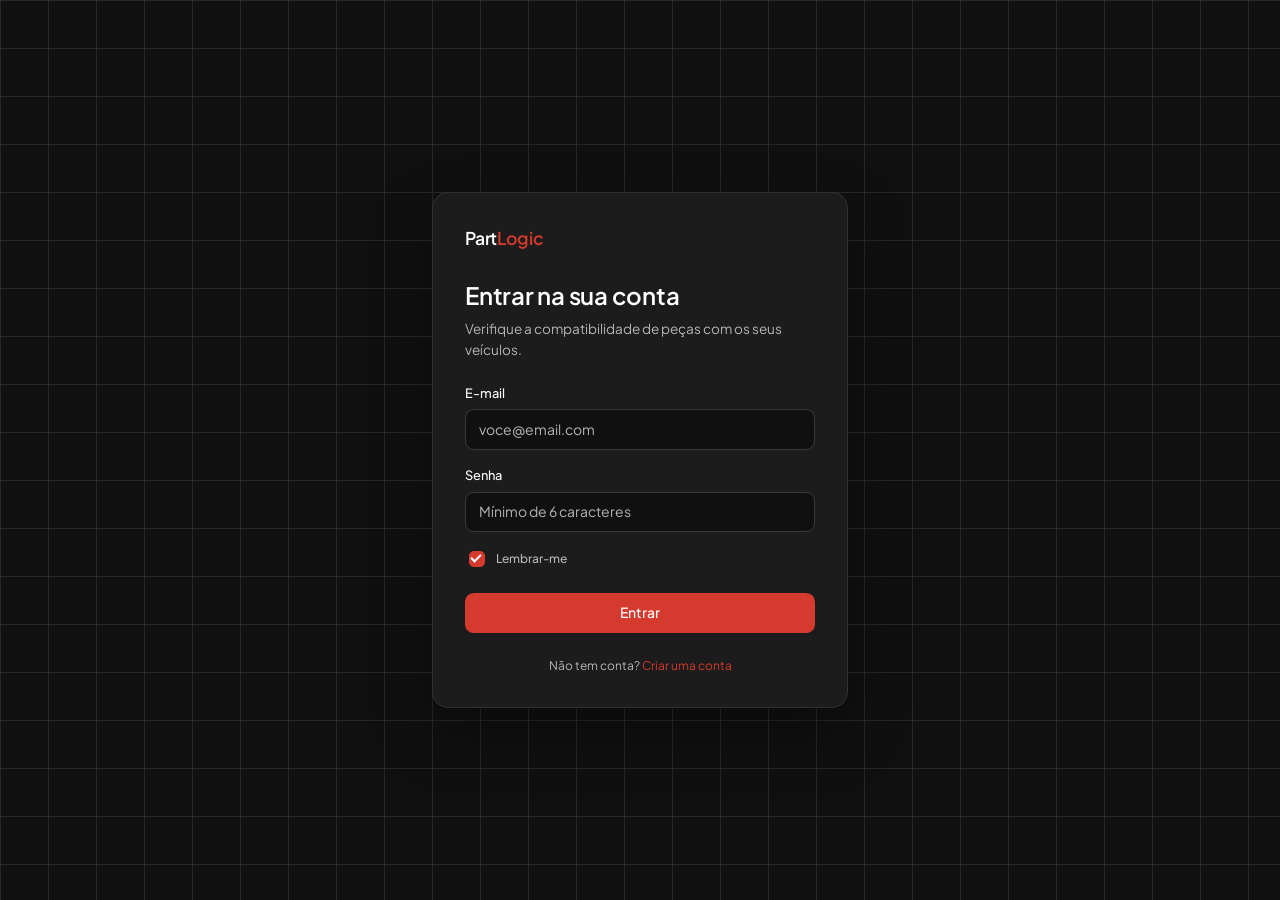
<file: files/site/perfil.html>
<!doctype html>
<html lang="pt-BR" class="dark">
<head>
  <meta charset="utf-8" />
  <meta name="viewport" content="width=device-width, initial-scale=1" />
  <title>Perfil — PartLogic</title>
  <meta name="description" content="Atualize seus dados de contato e gerencie o acesso à sua conta PartLogic." />
  <link rel="stylesheet" href="css/styles.css" />
</head>
<body>
  <div class="page-loading" id="loading"><svg viewBox="0 0 24 24" fill="none" stroke="currentColor" stroke-width="2" stroke-linecap="round" stroke-linejoin="round" class="spin" aria-hidden="true"><path d="M12 3v3m0 12v3m9-9h-3M6 12H3m15.4-6.4-2.1 2.1M8.7 15.7l-2.1 2.1m0-11.4 2.1 2.1m8.6 8.6 2.1 2.1"/></svg> Carregando sua conta...</div>
  <div id="app-root"></div>

  <template id="page-content">
    <div class="container-md" style="max-width:48rem;margin-inline:auto">
      <header style="margin-bottom:1.5rem">
        <h1 style="font-size:1.5rem;font-weight:600;letter-spacing:-.01em">Perfil</h1>
        <p class="text-sm text-muted" style="margin-top:.4rem" id="perfil-sub"></p>
      </header>

      <form id="form-perfil" class="card card-pad-lg" novalidate>
        <div id="perfil-erro" class="alert alert-danger hidden" style="margin-bottom:1rem"></div>
        <div id="perfil-sucesso" class="alert alert-success hidden" style="margin-bottom:1rem"><svg viewBox="0 0 24 24" fill="none" stroke="currentColor" stroke-width="2" stroke-linecap="round" stroke-linejoin="round" class="" aria-hidden="true"><path d="M20 6 9 17l-5-5"/></svg> Dados atualizados com sucesso.</div>

        <div class="form-grid">
          <div class="field col-lg-12">
            <label for="p-nome">Nome completo</label>
            <input id="p-nome" maxlength="100" />
          </div>
          <div class="field col-sm-6">
            <label for="p-email">E-mail</label>
            <input id="p-email" type="email" maxlength="255" />
          </div>
          <div class="field col-sm-6">
            <label for="p-telefone">Telefone</label>
            <input id="p-telefone" maxlength="20" />
          </div>
        </div>

        <div class="flex gap-2" style="flex-wrap:wrap;padding-top:.5rem">
          <button type="submit" class="btn btn-primary">Salvar alterações</button>
          <button type="button" class="btn btn-ghost" id="btn-sair-perfil"><svg viewBox="0 0 24 24" fill="none" stroke="currentColor" stroke-width="2" stroke-linecap="round" stroke-linejoin="round" class="" aria-hidden="true"><path d="M9 21H5a2 2 0 0 1-2-2V5a2 2 0 0 1 2-2h4M16 17l5-5-5-5M21 12H9"/></svg> Sair da conta</button>
        </div>
      </form>
    </div>
  </template>

  <script src="js/storage.js"></script>
  <script src="js/icons.js"></script>
  <script src="js/catalogo.js"></script>
  <script src="js/api.js"></script>
  <script src="js/app.js"></script>
  <script>
    (async () => {
      if (await protegerRota()) document.getElementById("loading").remove();
    })();

    document.addEventListener("shell-ready", () => {
      const u = App.usuario;
      document.getElementById("perfil-sub").textContent =
        `Conta criada em ${new Date(u.criadoEm).toLocaleDateString("pt-BR")} · ${App.veiculos.length} veículo(s) · ${App.historico.length} verificação(ões)`;

      document.getElementById("p-nome").value = u.nome;
      document.getElementById("p-email").value = u.email;
      document.getElementById("p-telefone").value = u.telefone || "";

      document.getElementById("btn-sair-perfil").addEventListener("click", () => {
        App.sair();
        location.replace("login.html");
      });

      document.getElementById("form-perfil").addEventListener("submit", async (e) => {
        e.preventDefault();
        const erroEl = document.getElementById("perfil-erro");
        const sucessoEl = document.getElementById("perfil-sucesso");
        erroEl.classList.add("hidden");
        sucessoEl.classList.add("hidden");

        const nome = document.getElementById("p-nome").value;
        const email = document.getElementById("p-email").value;
        const telefone = document.getElementById("p-telefone").value;

        if (nome.trim().length < 3) { erroEl.textContent = "Informe seu nome completo."; erroEl.classList.remove("hidden"); return; }
        if (!email.includes("@")) { erroEl.textContent = "Informe um e-mail válido."; erroEl.classList.remove("hidden"); return; }

        try {
          await App.atualizarPerfil({ nome: nome.trim(), email: email.trim(), telefone: telefone.trim() });
          sucessoEl.classList.remove("hidden");
        } catch (err) {
          erroEl.textContent = err instanceof Error ? err.message : "Não foi possível atualizar o perfil.";
          erroEl.classList.remove("hidden");
        }
      });
    });
  </script>
</body>
</html>
</file>
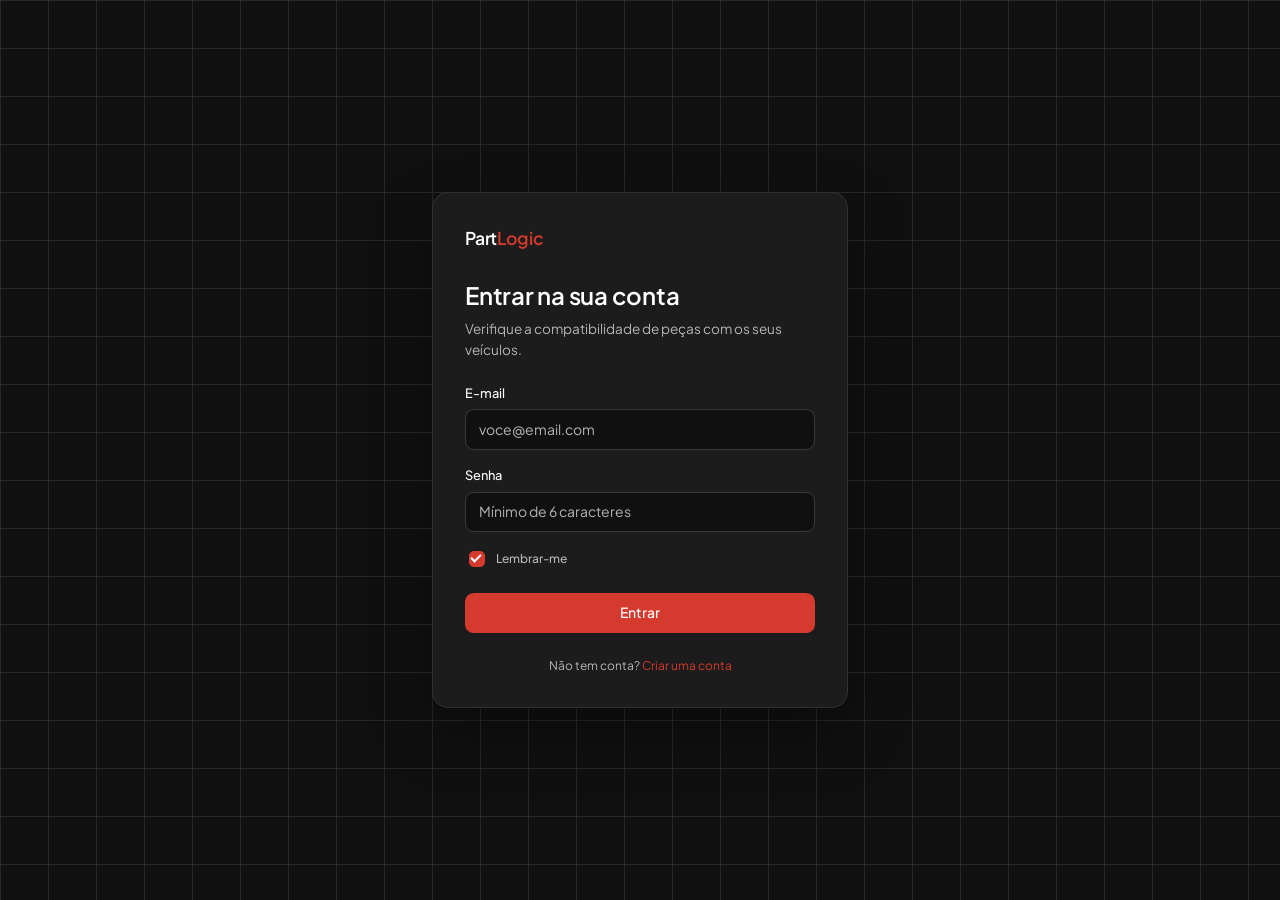
<file: files/site/veiculo.html>
<!doctype html>
<html lang="pt-BR" class="dark">
<head>
  <meta charset="utf-8" />
  <meta name="viewport" content="width=device-width, initial-scale=1" />
  <title>Detalhes do veículo — PartLogic</title>
  <meta name="description" content="Ficha técnica do veículo e histórico de verificações." />
  <link rel="stylesheet" href="css/styles.css" />
</head>
<body>
  <div class="page-loading" id="loading"><svg viewBox="0 0 24 24" fill="none" stroke="currentColor" stroke-width="2" stroke-linecap="round" stroke-linejoin="round" class="spin" aria-hidden="true"><path d="M12 3v3m0 12v3m9-9h-3M6 12H3m15.4-6.4-2.1 2.1M8.7 15.7l-2.1 2.1m0-11.4 2.1 2.1m8.6 8.6 2.1 2.1"/></svg> Carregando sua conta...</div>
  <div id="app-root"></div>

  <template id="page-content">
    <nav class="breadcrumb" style="margin-bottom:1rem">
      <a href="veiculos.html">Meus veículos</a><svg viewBox="0 0 24 24" fill="none" stroke="currentColor" stroke-width="2" stroke-linecap="round" stroke-linejoin="round" class="" aria-hidden="true"><path d="m9 6 6 6-6 6"/></svg><span class="current" id="bc-veiculo">Veículo</span>
    </nav>

    <div id="conteudo"></div>
  </template>

  <script src="js/storage.js"></script>
  <script src="js/icons.js"></script>
  <script src="js/catalogo.js"></script>
  <script src="js/api.js"></script>
  <script src="js/app.js"></script>
  <script>
    (async () => {
      if (await protegerRota()) document.getElementById("loading").remove();
    })();

    document.addEventListener("shell-ready", () => {
      const id = new URLSearchParams(location.search).get("id");
      const v = App.veiculos.find((x) => x.id === id);
      const el = document.getElementById("conteudo");

      if (!v) {
        el.innerHTML = emptyState({
          icone: "car", titulo: "Veículo não encontrado",
          descricao: "Este veículo pode ter sido removido da sua garagem.",
          acaoHtml: `<a class="btn btn-primary" href="veiculos.html">Voltar aos veículos</a>`,
        });
        return;
      }
      document.getElementById("bc-veiculo").textContent = `${v.marca} ${v.modelo}`;
      document.title = `${v.marca} ${v.modelo} — PartLogic`;

      const historicoVeiculo = App.historico.filter((h) => h.veiculoId === v.id);
      const manutVeiculo = App.manutencoes.filter((m) => m.veiculoId === v.id);

      el.innerHTML = `
        <div class="detail-header anim-rise">
          <div class="flex gap-4" style="align-items:center">
            <span class="brand-icon">${icon(iconePorTipo[v.tipo])}</span>
            <div>
              <div class="flex gap-2" style="align-items:center">
                <h1 style="font-size:1.3rem;font-weight:600">${escapeHtml(v.marca)} ${escapeHtml(v.modelo)}</h1>
                ${v.principal ? `<span class="principal-badge">${icon("star")}Principal</span>` : ""}
              </div>
              <p class="text-sm text-muted" style="margin-top:.25rem">${v.ano} · ${escapeHtml(v.tipo)} · Cadastrado em ${formatarData(v.criadoEm)}</p>
            </div>
          </div>
          <div class="flex gap-2">
            <a class="btn btn-primary" href="verificar.html?veiculo=${encodeURIComponent(v.id)}">${icon("scan")} Consultar peça</a>
          </div>
        </div>

        <dl class="detail-dl anim-rise">
          <div class="item"><dt>Versão</dt><dd>${escapeHtml(v.versao)}</dd></div>
          <div class="item"><dt>Motorização</dt><dd>${escapeHtml(v.motor)}</dd></div>
          <div class="item"><dt>Combustível</dt><dd>${escapeHtml(v.combustivel)}</dd></div>
          <div class="item"><dt>Placa</dt><dd class="mono">${escapeHtml(v.placa || "Não informada")}</dd></div>
        </dl>

        <div class="two-col" style="margin-top:1.5rem">
          <div class="panel">
            <div class="panel-head"><h2>${icon("clipboard")} Verificações deste veículo</h2></div>
            <div id="hist-veiculo"></div>
          </div>
          <div class="panel">
            <div class="panel-head"><h2>${icon("wrench")} Manutenções</h2></div>
            <div id="manut-veiculo"></div>
          </div>
        </div>
      `;

      const histEl = document.getElementById("hist-veiculo");
      histEl.innerHTML = historicoVeiculo.length === 0
        ? emptyState({ icone: "clipboard", titulo: "Sem verificações", descricao: "Nenhuma peça foi verificada para este veículo ainda." })
        : historicoVeiculo.slice(0, 8).map((h) => `
          <div class="simple-row">
            <div class="min-w-0"><p class="title truncate">${escapeHtml(h.pecaNome)}</p><p class="sub">${formatarData(h.data)}</p></div>
            ${compatBadge(h.resultado)}
          </div>`).join("");

      const manutEl = document.getElementById("manut-veiculo");
      manutEl.innerHTML = manutVeiculo.length === 0
        ? emptyState({ icone: "wrench", titulo: "Sem manutenções", descricao: "Nenhuma manutenção programada para este veículo." })
        : manutVeiculo.map((m) => `
          <div class="simple-row">
            <div class="min-w-0"><p class="title truncate">${escapeHtml(m.tipo)}</p><p class="sub">${new Date(`${m.dataPrevista}T12:00:00`).toLocaleDateString("pt-BR")}</p></div>
            <span class="badge-status status-${m.status}">${m.status}</span>
          </div>`).join("");
    });
  </script>
</body>
</html>
</file>
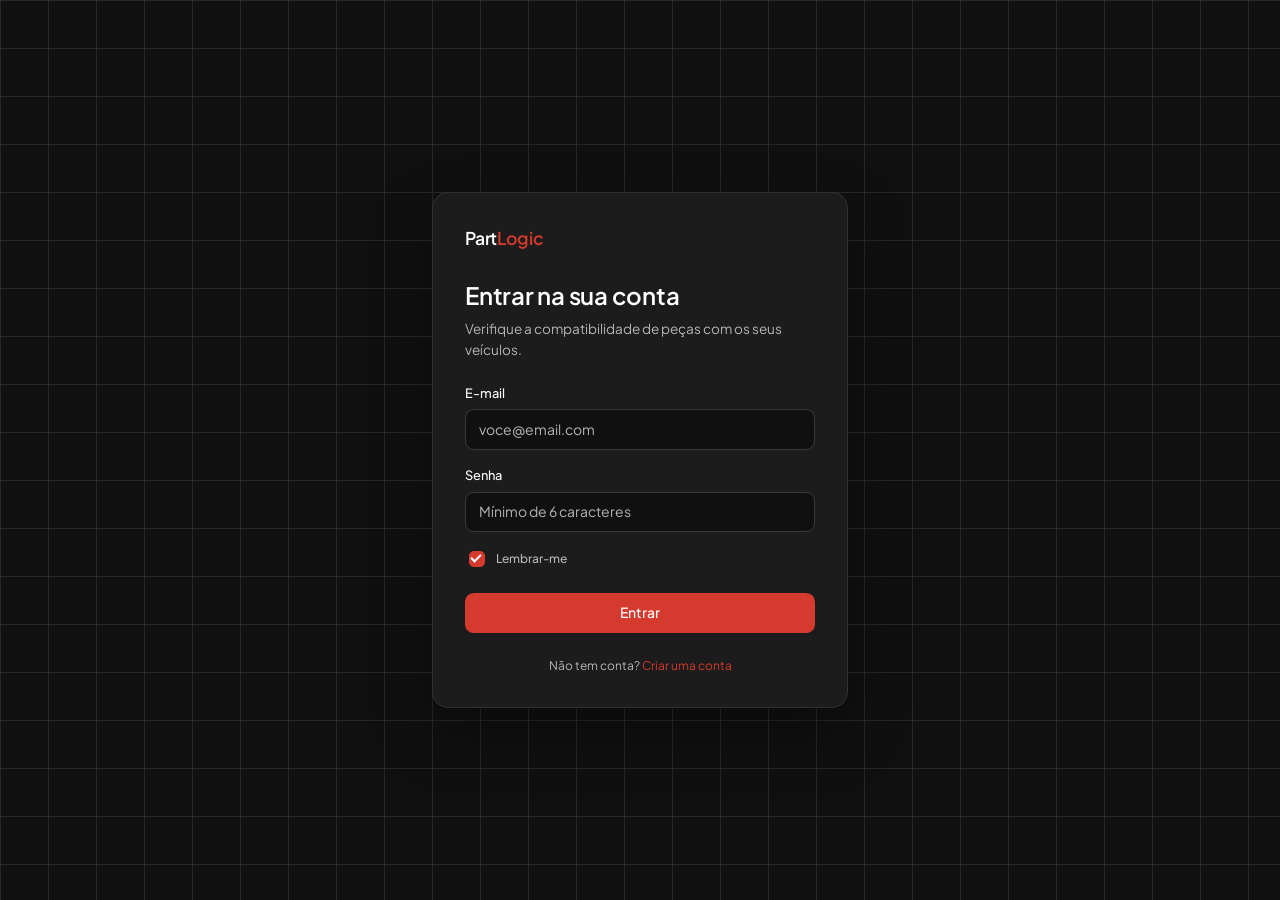
<file: files/site/veiculos.html>
<!doctype html>
<html lang="pt-BR" class="dark">
<head>
  <meta charset="utf-8" />
  <meta name="viewport" content="width=device-width, initial-scale=1" />
  <title>Meus veículos — PartLogic</title>
  <meta name="description" content="Cadastre, edite e remova os veículos usados nas verificações de peças." />
  <link rel="stylesheet" href="css/styles.css" />
</head>
<body>
  <div class="page-loading" id="loading"><svg viewBox="0 0 24 24" fill="none" stroke="currentColor" stroke-width="2" stroke-linecap="round" stroke-linejoin="round" class="spin" aria-hidden="true"><path d="M12 3v3m0 12v3m9-9h-3M6 12H3m15.4-6.4-2.1 2.1M8.7 15.7l-2.1 2.1m0-11.4 2.1 2.1m8.6 8.6 2.1 2.1"/></svg> Carregando sua conta...</div>
  <div id="app-root"></div>

  <template id="page-content">
    <div class="page-head">
      <div>
        <h1>Meus veículos</h1>
        <p id="contagem"></p>
      </div>
      <button class="btn btn-primary" id="btn-novo"><svg viewBox="0 0 24 24" fill="none" stroke="currentColor" stroke-width="2" stroke-linecap="round" stroke-linejoin="round" class="" aria-hidden="true"><path d="M12 5v14M5 12h14"/></svg> Adicionar veículo</button>
    </div>

    <div id="lista-veiculos"></div>

    <!-- Modal de veículo -->
    <div class="modal-overlay" id="modal-veiculo">
      <div class="modal">
        <h2 class="modal-title" id="modal-titulo">Adicionar veículo</h2>
        <p class="modal-desc">Os dados técnicos aumentam a precisão da verificação de compatibilidade.</p>

        <form id="form-veiculo" novalidate style="margin-top:1.25rem">
          <div id="form-erro" class="alert alert-danger hidden" style="margin-bottom:1rem"></div>

          <div class="form-grid">
            <div class="field col-lg-12">
              <label class="field-required">Tipo de veículo</label>
              <div class="select" id="select-tipo">
                <button type="button" class="select-trigger"><span class="select-value">Carro</span><svg viewBox="0 0 24 24" fill="none" stroke="currentColor" stroke-width="2" stroke-linecap="round" stroke-linejoin="round" class="" aria-hidden="true"><path d="m9 6 6 6-6 6"/></svg></button>
                <div class="select-menu"></div>
              </div>
            </div>
            <div class="field col-sm-6">
              <label class="field-required" for="v-marca">Marca</label>
              <input id="v-marca" maxlength="40" placeholder="Ex.: Toyota, BYD, Renault..." />
            </div>
            <div class="field col-sm-6">
              <label class="field-required" for="v-modelo">Modelo</label>
              <input id="v-modelo" maxlength="40" placeholder="Ex.: Corolla, Dolphin..." />
            </div>
            <div class="field col-sm-6">
              <label for="v-ano">Ano</label>
              <input id="v-ano" inputmode="numeric" maxlength="4" />
            </div>
            <div class="field col-sm-6">
              <label for="v-versao">Versão</label>
              <input id="v-versao" maxlength="40" placeholder="XEi, Touring..." />
            </div>
            <div class="field col-sm-6">
              <label for="v-motor">Motorização</label>
              <input id="v-motor" maxlength="30" placeholder="2.0 16V" />
            </div>
            <div class="field col-sm-6">
              <label>Combustível</label>
              <div class="select" id="select-combustivel">
                <button type="button" class="select-trigger"><span class="select-value">Flex</span><svg viewBox="0 0 24 24" fill="none" stroke="currentColor" stroke-width="2" stroke-linecap="round" stroke-linejoin="round" class="" aria-hidden="true"><path d="m9 6 6 6-6 6"/></svg></button>
                <div class="select-menu"></div>
              </div>
            </div>
            <div class="field col-lg-12">
              <label for="v-placa">Placa (opcional)</label>
              <input id="v-placa" maxlength="8" placeholder="RQP1D23" class="mono" style="letter-spacing:.1em" />
            </div>
          </div>

          <div class="modal-footer">
            <button type="button" class="btn btn-ghost" id="btn-cancelar">Cancelar</button>
            <button type="submit" class="btn btn-primary" id="btn-salvar">Adicionar veículo</button>
          </div>
        </form>
      </div>
    </div>

    <!-- Confirmação de exclusão -->
    <div class="modal-overlay" id="modal-excluir">
      <div class="modal" style="max-width:26rem">
        <h2 class="modal-title">Excluir veículo?</h2>
        <p class="modal-desc" id="excluir-desc"></p>
        <div class="modal-footer">
          <button class="btn btn-outline" id="btn-cancelar-excluir">Cancelar</button>
          <button class="btn btn-primary" id="btn-confirmar-excluir">Excluir</button>
        </div>
      </div>
    </div>
  </template>

  <script src="js/storage.js"></script>
  <script src="js/icons.js"></script>
  <script src="js/catalogo.js"></script>
  <script src="js/api.js"></script>
  <script src="js/app.js"></script>
  <script>
    (async () => {
      if (await protegerRota()) document.getElementById("loading").remove();
    })();

    let editandoId = null;
    let excluirId = null;
    const vazio = { tipo: "Carro", marca: "", modelo: "", ano: String(new Date().getFullYear()), versao: "", motor: "", combustivel: "Flex", placa: "" };
    let form = { ...vazio };

    function renderLista() {
      const veiculos = App.veiculos;
      document.getElementById("contagem").textContent = `${veiculos.length} veículo(s) na sua garagem.`;
      const el = document.getElementById("lista-veiculos");
      if (veiculos.length === 0) {
        el.innerHTML = emptyState({
          icone: "car", titulo: "Sua garagem está vazia",
          descricao: "Cadastre um veículo para começar a verificar a compatibilidade de peças.",
          acaoHtml: `<button class="btn btn-primary" id="btn-vazio-novo">Adicionar veículo</button>`,
        });
        document.getElementById("btn-vazio-novo").addEventListener("click", abrirNovo);
        return;
      }
      el.innerHTML = `<div class="vehicles-grid">${veiculos.map(cardVeiculo).join("")}</div>`;
      el.querySelectorAll("[data-editar]").forEach((b) => b.addEventListener("click", () => abrirEdicao(b.dataset.editar)));
      el.querySelectorAll("[data-excluir]").forEach((b) => b.addEventListener("click", () => abrirExcluir(b.dataset.excluir)));
      el.querySelectorAll("[data-principal]").forEach((b) => b.addEventListener("click", async () => {
        const id = b.dataset.principal;
        const v = App.veiculos.find((x) => x.id === id);
        try {
          await App.definirPrincipal(id);
          toast.success(`${v.marca} ${v.modelo} agora é o veículo principal.`);
          renderLista();
        } catch (err) {
          toast.error(err instanceof Error ? err.message : "Não foi possível definir o veículo principal.");
        }
      }));
    }

    function cardVeiculo(v) {
      return `
        <article class="vehicle-card anim-rise">
          <div class="vehicle-media">
            ${icon(iconePorTipo[v.tipo], "")}
            <span class="vehicle-tag">${escapeHtml(v.tipo)}</span>
            ${v.placa ? `<span class="vehicle-plate mono">${escapeHtml(v.placa)}</span>` : ""}
          </div>
          <div class="vehicle-body">
            <div class="row-top">
              <h3>${escapeHtml(v.marca)} ${escapeHtml(v.modelo)}</h3>
              ${v.principal ? `<span class="principal-badge">${icon("star")}Principal</span>` : ""}
            </div>
            <p class="sub">${v.ano} · ${escapeHtml(v.versao)} · ${escapeHtml(v.motor)} · ${escapeHtml(v.combustivel)}</p>
            <dl class="vehicle-dl">
              <div><dt>Motorização</dt><dd>${escapeHtml(v.motor)}</dd></div>
              <div><dt>Cadastrado em</dt><dd>${formatarData(v.criadoEm)}</dd></div>
            </dl>
            <div class="vehicle-actions">
              <div class="btns">
                <a class="btn btn-secondary btn-sm" href="veiculo.html?id=${encodeURIComponent(v.id)}">Ver veículo</a>
                <a class="btn btn-primary btn-sm" href="verificar.html?veiculo=${encodeURIComponent(v.id)}">${icon("scan")} Consultar</a>
              </div>
              <div class="icons">
                ${!v.principal ? `<button class="btn btn-ghost btn-icon" title="Definir como principal" data-principal="${v.id}">${icon("star")}</button>` : ""}
                <button class="btn btn-ghost btn-icon" title="Editar" data-editar="${v.id}">${icon("pencil")}</button>
                <button class="btn btn-ghost btn-icon btn-destructive-text" title="Remover" data-excluir="${v.id}">${icon("trash")}</button>
              </div>
            </div>
          </div>
        </article>`;
    }

    // ---- Selects customizados do formulário ----
    function buildSelect(id, options, onChange) {
      const sel = document.getElementById(id);
      const menu = sel.querySelector(".select-menu");
      menu.innerHTML = options.map((o) => `<div class="select-option" data-value="${escapeHtml(o)}">${escapeHtml(o)}</div>`).join("");
      sel.querySelectorAll(".select-option").forEach((opt) => {
        opt.addEventListener("click", () => {
          setSelectValue(sel, opt.dataset.value, opt.textContent);
          onChange(opt.dataset.value);
        });
      });
    }

    function refreshSelects() {
      buildSelect("select-tipo", tiposVeiculo, (v) => { form.tipo = v; refreshSelects(); });
      setSelectValue(document.getElementById("select-tipo"), form.tipo, form.tipo);

      buildSelect("select-combustivel", combustiveis, (v) => { form.combustivel = v; });
      setSelectValue(document.getElementById("select-combustivel"), form.combustivel, form.combustivel);

      initCustomSelects();
    }

    function preencherCamposLivres() {
      document.getElementById("v-marca").value = form.marca;
      document.getElementById("v-modelo").value = form.modelo;
      document.getElementById("v-ano").value = form.ano;
      document.getElementById("v-versao").value = form.versao;
      document.getElementById("v-motor").value = form.motor;
      document.getElementById("v-placa").value = form.placa;
    }

    function abrirNovo() {
      editandoId = null;
      form = { ...vazio };
      document.getElementById("modal-titulo").textContent = "Adicionar veículo";
      document.getElementById("btn-salvar").textContent = "Adicionar veículo";
      document.getElementById("form-erro").classList.add("hidden");
      preencherCamposLivres();
      refreshSelects();
      openModal("modal-veiculo");
    }

    function abrirEdicao(id) {
      const v = App.veiculos.find((x) => x.id === id);
      if (!v) return;
      editandoId = id;
      form = { tipo: v.tipo, marca: v.marca, modelo: v.modelo, ano: String(v.ano), versao: v.versao, motor: v.motor, combustivel: v.combustivel, placa: v.placa || "" };
      document.getElementById("modal-titulo").textContent = "Editar veículo";
      document.getElementById("btn-salvar").textContent = "Salvar alterações";
      document.getElementById("form-erro").classList.add("hidden");
      preencherCamposLivres();
      refreshSelects();
      openModal("modal-veiculo");
    }

    function abrirExcluir(id) {
      const v = App.veiculos.find((x) => x.id === id);
      excluirId = id;
      document.getElementById("excluir-desc").textContent = `${v.marca} ${v.modelo} ${v.ano} será removido da sua garagem. Esta ação não pode ser desfeita.`;
      openModal("modal-excluir");
    }

    document.addEventListener("shell-ready", () => {
      renderLista();
      document.getElementById("btn-novo").addEventListener("click", abrirNovo);
      document.getElementById("btn-cancelar").addEventListener("click", () => closeModal("modal-veiculo"));
      document.getElementById("btn-cancelar-excluir").addEventListener("click", () => closeModal("modal-excluir"));
      document.getElementById("btn-confirmar-excluir").addEventListener("click", async () => {
        if (excluirId) {
          try {
            await App.excluirVeiculo(excluirId);
            toast.success("Veículo removido da sua garagem.");
            renderLista();
          } catch (err) {
            toast.error(err instanceof Error ? err.message : "Não foi possível remover o veículo.");
          }
        }
        closeModal("modal-excluir");
      });

      document.getElementById("v-ano").addEventListener("input", (e) => { form.ano = e.target.value.replace(/\D/g, ""); e.target.value = form.ano; });
      document.getElementById("v-versao").addEventListener("input", (e) => { form.versao = e.target.value; });
      document.getElementById("v-motor").addEventListener("input", (e) => { form.motor = e.target.value; });
      document.getElementById("v-placa").addEventListener("input", (e) => { form.placa = e.target.value.toUpperCase(); e.target.value = form.placa; });
      document.getElementById("v-marca").addEventListener("input", (e) => { form.marca = e.target.value; });
      document.getElementById("v-modelo").addEventListener("input", (e) => { form.modelo = e.target.value; });

      document.getElementById("form-veiculo").addEventListener("submit", async (e) => {
        e.preventDefault();
        const erroEl = document.getElementById("form-erro");
        erroEl.classList.add("hidden");
        const ano = Number(form.ano);
        function erro(msg) { erroEl.textContent = msg; erroEl.classList.remove("hidden"); }
        if (!form.marca.trim()) return erro("Informe a marca.");
        if (!form.modelo.trim()) return erro("Informe o modelo.");
        if (!ano || ano < 1980 || ano > new Date().getFullYear() + 1) return erro("Informe um ano válido.");
        if (form.motor.trim().length < 2) return erro("Informe a motorização.");

        const btnSalvar = document.getElementById("btn-salvar");
        btnSalvar.disabled = true;
        try {
          await App.salvarVeiculo({
            ...(editandoId ? { id: editandoId } : {}),
            tipo: form.tipo, marca: form.marca.trim(), modelo: form.modelo.trim(), ano,
            versao: form.versao.trim() || "—", motor: form.motor.trim(),
            combustivel: form.combustivel, placa: form.placa.trim().toUpperCase(),
          });
          closeModal("modal-veiculo");
          toast.success(editandoId ? "Veículo atualizado com sucesso." : "Veículo adicionado com sucesso.");
          renderLista();
        } catch (err) {
          erro(err instanceof Error ? err.message : "Não foi possível salvar o veículo.");
        } finally {
          btnSalvar.disabled = false;
        }
      });
    });
  </script>
</body>
</html>
</file>
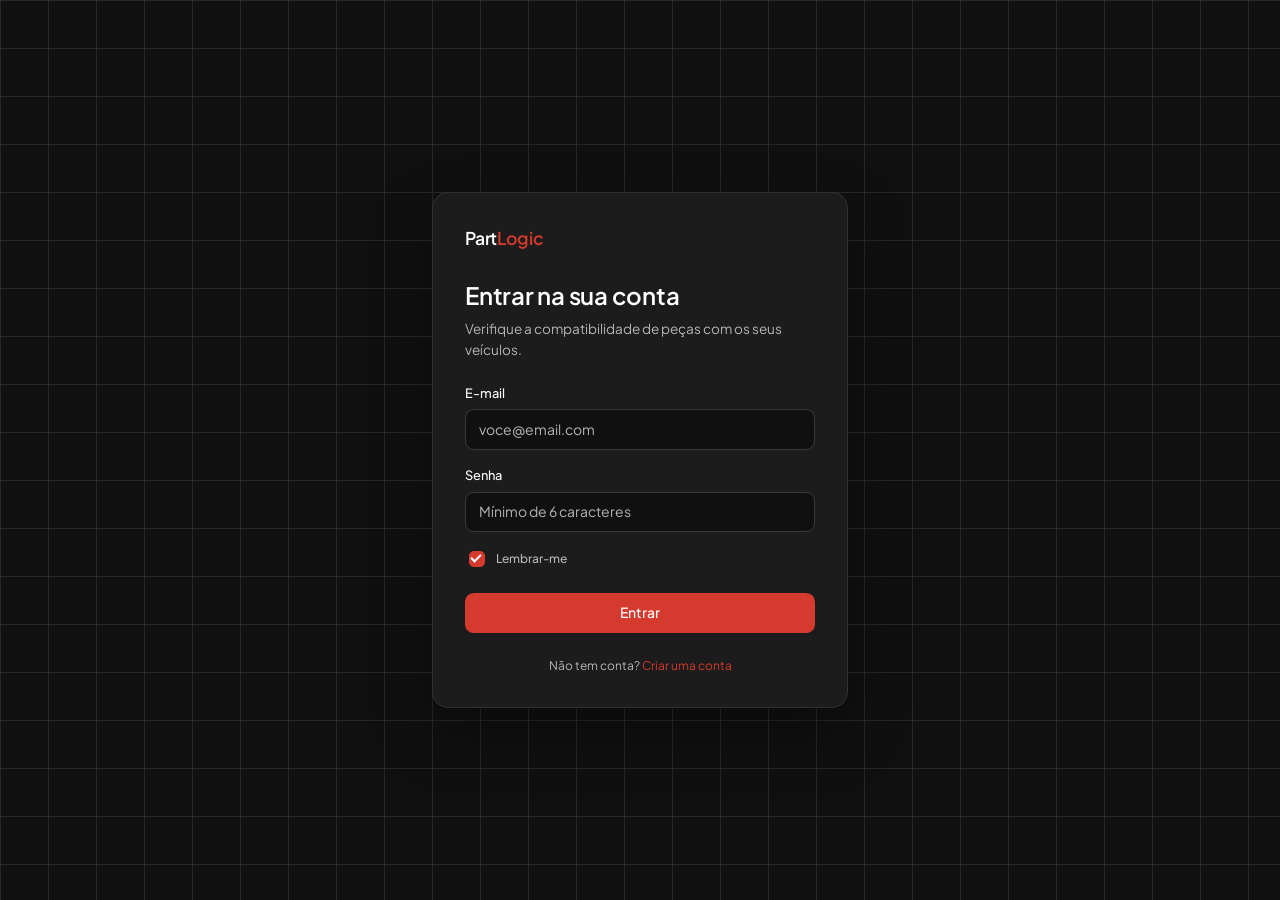
<file: files/site/verificar.html>
<!doctype html>
<html lang="pt-BR" class="dark">
<head>
  <meta charset="utf-8" />
  <meta name="viewport" content="width=device-width, initial-scale=1" />
  <title>Consultar peças — PartLogic</title>
  <meta name="description" content="Escolha o veículo, pesquise a peça por nome, código ou OEM e veja o resultado de compatibilidade." />
  <link rel="stylesheet" href="css/styles.css" />
</head>
<body>
  <div class="page-loading" id="loading"><svg viewBox="0 0 24 24" fill="none" stroke="currentColor" stroke-width="2" stroke-linecap="round" stroke-linejoin="round" class="spin" aria-hidden="true"><path d="M12 3v3m0 12v3m9-9h-3M6 12H3m15.4-6.4-2.1 2.1M8.7 15.7l-2.1 2.1m0-11.4 2.1 2.1m8.6 8.6 2.1 2.1"/></svg> Carregando sua conta...</div>
  <div id="app-root"></div>

  <template id="page-content">
    <div id="conteudo-verificar"></div>
  </template>

  <script src="js/storage.js"></script>
  <script src="js/icons.js"></script>
  <script src="js/catalogo.js"></script>
  <script src="js/api.js"></script>
  <script src="js/app.js"></script>
  <script>
    (async () => {
      if (await protegerRota()) document.getElementById("loading").remove();
    })();

    const passos = ["Escolher veículo", "Escolher peça", "Verificar", "Resultado"];
    let estado = {
      veiculoId: "",
      termo: "",
      categoria: "TODAS",
      buscando: false,
      enviado: false,
      erro: "",
      resultadoPrincipal: null, // { peca, avaliacao, origem } — resultado verificado via backend/IA
    };

    // Converte a resposta da API (/api/verificar-compatibilidade) para o formato usado na UI.
    function avaliacaoDaApi(resposta, peca, veiculo) {
      if (resposta.erro) {
        return {
          resultado: "VERIFICAR",
          grau: 0,
          motivo: "Não foi possível concluir a verificação automática agora.",
          orientacao: "Tente novamente em instantes ou confirme o código OEM diretamente com o fornecedor.",
        };
      }
      const compativel = !!resposta.compativel;
      return {
        resultado: compativel ? "COMPATIVEL" : "INCOMPATIVEL",
        grau: resposta.certeza_percentual ?? (compativel ? 90 : 10),
        motivo: resposta.justificativa || (compativel
          ? `Aplicação compatível com ${veiculo.marca} ${veiculo.modelo} ${veiculo.ano}.`
          : `Peça não indicada para ${veiculo.marca} ${veiculo.modelo} ${veiculo.ano}.`),
        orientacao: resposta.observacoes_tecnicas || peca.observacoes || "Confirme o código OEM ao receber a peça.",
      };
    }

    function veiculoAtual() {
      const principal = App.veiculos.find((v) => v.principal) ?? App.veiculos[0];
      return App.veiculos.find((v) => v.id === estado.veiculoId) ?? principal;
    }

    function etapaAtual() {
      const v = veiculoAtual();
      if (estado.enviado) return 3;
      if (estado.termo.trim() || estado.categoria !== "TODAS") return 2;
      if (v) return 1;
      return 0;
    }

    function raiz() {
      if (App.veiculos.length === 0) {
        document.getElementById("conteudo-verificar").innerHTML = `
          <div class="container-md">
            ${emptyState({ icone: "car", titulo: "Cadastre um veículo primeiro", descricao: "A consulta de compatibilidade precisa de pelo menos um veículo cadastrado.", acaoHtml: `<a class="btn btn-primary" href="veiculos.html">Cadastrar veículo</a>` })}
          </div>`;
        return;
      }

      const v = veiculoAtual();
      if (!estado.veiculoId && v) estado.veiculoId = v.id;
      const ativa = etapaAtual();

      const stepsHtml = passos.map((p, i) => `
        <li class="wizard-step ${i <= ativa ? "active" : ""}">
          <span class="num">${i + 1}</span><span>${p}</span>
        </li>`).join("");

      document.getElementById("conteudo-verificar").innerHTML = `
        <div class="container-md" style="max-width:72rem;margin-inline:auto">
          <nav class="breadcrumb" style="margin-bottom:1rem">
            <a href="dashboard.html">Dashboard</a><svg viewBox="0 0 24 24" fill="none" stroke="currentColor" stroke-width="2" stroke-linecap="round" stroke-linejoin="round" class="" aria-hidden="true"><path d="m9 6 6 6-6 6"/></svg><span class="current">Consultar peças</span>
          </nav>
          <header style="margin-bottom:1.5rem">
            <h1 style="font-size:1.5rem;font-weight:600;letter-spacing:-.01em">Consultar compatibilidade</h1>
            <p class="text-sm text-muted" style="margin-top:.4rem">Em 4 passos você descobre se a peça serve no seu veículo.</p>
          </header>

          <ol class="wizard-steps">${stepsHtml}</ol>

          <form id="form-verificar" class="card anim-rise" style="padding:1.5rem;margin-bottom:1.5rem" novalidate>
            <div class="form-grid">
              ${estado.erro ? `<p role="alert" class="alert alert-danger col-lg-12">${escapeHtml(estado.erro)}</p>` : ""}

              <div class="field col-lg-8">
                <label class="field-required">Veículo</label>
                <div class="select" id="select-veiculo">
                  <button type="button" class="select-trigger"><span class="select-value"></span><svg viewBox="0 0 24 24" fill="none" stroke="currentColor" stroke-width="2" stroke-linecap="round" stroke-linejoin="round" class="" aria-hidden="true"><path d="m9 6 6 6-6 6"/></svg></button>
                  <div class="select-menu"></div>
                </div>
                <p class="text-xs text-muted" id="veiculo-sub" style="margin-top:.35rem"></p>
              </div>

              <div class="field col-lg-4">
                <label>Categoria da peça</label>
                <div class="select" id="select-categoria">
                  <button type="button" class="select-trigger"><span class="select-value"></span><svg viewBox="0 0 24 24" fill="none" stroke="currentColor" stroke-width="2" stroke-linecap="round" stroke-linejoin="round" class="" aria-hidden="true"><path d="m9 6 6 6-6 6"/></svg></button>
                  <div class="select-menu"></div>
                </div>
              </div>

              <div class="field col-lg-12" style="position:relative">
                <label for="termo">Peça (nome, código OEM)</label>
                <div class="input-wrap has-icon">
                  <input id="termo" maxlength="80" autocomplete="off" placeholder="Ex.: pastilha de freio, filtro de óleo, XYZ123" value="${escapeHtml(estado.termo)}" />
                </div>
                <div id="sugestoes-termo" class="sugestoes-dropdown" hidden></div>
              </div>

              <div class="flex gap-2 col-lg-12" style="flex-wrap:wrap;align-items:center">
                <button type="submit" class="btn btn-primary" id="btn-verificar" ${estado.buscando ? "disabled" : ""}>
                  ${estado.buscando ? icon("loader", "spin") : icon("search")} ${estado.buscando ? "Consultando..." : "Verificar compatibilidade"}
                </button>
                ${estado.enviado ? `<button type="button" class="btn btn-ghost" id="btn-nova-consulta">${icon("rotate")} Nova consulta</button>` : ""}
              </div>
            </div>
          </form>

          <div id="resultado-area"></div>
        </div>
      `;

      // popular selects
      const selVeiculo = document.getElementById("select-veiculo");
      selVeiculo.querySelector(".select-menu").innerHTML = App.veiculos.map((x) =>
        `<div class="select-option" data-value="${x.id}">${escapeHtml(x.tipo)} · ${escapeHtml(x.marca)} ${escapeHtml(x.modelo)} ${x.ano} · ${escapeHtml(x.motor)}</div>`
      ).join("");
      selVeiculo.querySelectorAll(".select-option").forEach((opt) => opt.addEventListener("click", () => {
        estado.veiculoId = opt.dataset.value;
        raiz();
      }));
      const vAtual = veiculoAtual();
      setSelectValue(selVeiculo, vAtual ? vAtual.id : "", vAtual ? `${vAtual.tipo} · ${vAtual.marca} ${vAtual.modelo} ${vAtual.ano} · ${vAtual.motor}` : "Selecione o veículo");
      if (vAtual) {
        document.getElementById("veiculo-sub").textContent =
          `${vAtual.versao} · ${vAtual.combustivel}${vAtual.principal ? " · veículo principal" : ""}`;
      }

      const selCategoria = document.getElementById("select-categoria");
      selCategoria.querySelector(".select-menu").innerHTML =
        `<div class="select-option" data-value="TODAS">Todas as categorias</div>` +
        categorias.map((c) => `<div class="select-option" data-value="${c}">${c}</div>`).join("");
      selCategoria.querySelectorAll(".select-option").forEach((opt) => opt.addEventListener("click", () => {
        estado.categoria = opt.dataset.value;
        setSelectValue(selCategoria, opt.dataset.value, opt.textContent);
      }));
      setSelectValue(selCategoria, estado.categoria, estado.categoria === "TODAS" ? "Todas as categorias" : estado.categoria);

      initCustomSelects();

      const inputTermo = document.getElementById("termo");
      const boxSugestoes = document.getElementById("sugestoes-termo");

      function renderSugestoes() {
        const t = estado.termo.trim();
        if (t.length < 2) { boxSugestoes.hidden = true; boxSugestoes.innerHTML = ""; return; }
        const v = veiculoAtual();
        const tipo = v ? v.tipo : "TODOS";
        const resultados = buscarPecas(t, estado.categoria, tipo).slice(0, 6);
        if (resultados.length === 0) { boxSugestoes.hidden = true; boxSugestoes.innerHTML = ""; return; }
        boxSugestoes.innerHTML = resultados.map((p) => `
          <button type="button" class="sugestao-item" data-nome="${escapeHtml(p.nome)}">
            <span class="sugestao-nome">${escapeHtml(p.nome)}</span>
            <span class="sugestao-sub">${escapeHtml(p.fabricante || "")}${p.codigo ? " · " + escapeHtml(p.codigo) : ""}</span>
          </button>
        `).join("");
        boxSugestoes.hidden = false;
        boxSugestoes.querySelectorAll(".sugestao-item").forEach((btn) => {
          btn.addEventListener("click", () => {
            estado.termo = btn.dataset.nome;
            inputTermo.value = btn.dataset.nome;
            boxSugestoes.hidden = true;
            boxSugestoes.innerHTML = "";
          });
        });
      }

      inputTermo.addEventListener("input", (e) => { estado.termo = e.target.value; renderSugestoes(); });
      inputTermo.addEventListener("focus", renderSugestoes);
      document.addEventListener("click", (e) => {
        if (!boxSugestoes.contains(e.target) && e.target !== inputTermo) { boxSugestoes.hidden = true; }
      });

      if (estado.enviado) {
        document.getElementById("btn-nova-consulta").addEventListener("click", () => {
          estado = { ...estado, termo: "", categoria: "TODAS", enviado: false, erro: "" };
          raiz();
        });
      }

      document.getElementById("form-verificar").addEventListener("submit", pesquisar);

      renderResultado();
    }

    async function pesquisar(e) {
      e.preventDefault();
      estado.erro = "";
      const v = veiculoAtual();
      if (!v) { estado.erro = "Selecione um veículo para continuar."; raiz(); return; }
      const termo = estado.termo.trim();
      if (!termo) {
        estado.erro = "Informe o nome ou o código da peça.";
        raiz();
        return;
      }

      // Se a peça digitada bater com algo do catálogo de referência, usamos os dados
      // técnicos extras dele (ficha, OEM, valor de referência). Isso é só um bônus —
      // a consulta funciona normalmente mesmo que a peça não exista nesse catálogo.
      const doCatalogo = buscarPecas(termo, estado.categoria, "TODOS")[0];
      const peca = doCatalogo ?? {
        nome: termo,
        codigo: termo,
        categoria: estado.categoria !== "TODAS" ? estado.categoria : null,
        fabricante: null, oem: null, valorBase: null, specs: [], descricao: "", observacoes: null,
      };

      estado.buscando = true;
      estado.enviado = false;
      estado.resultadoPrincipal = null;
      raiz();

      let avaliacao;
      let origem = "estimativa_local";
      try {
        const resposta = await compatApi.verificar({
          marca: v.marca, modelo: v.modelo, ano: v.ano, motor: v.motor,
          nomePeca: peca.nome, codigoPeca: peca.codigo,
        });
        avaliacao = avaliacaoDaApi(resposta, peca, v);
        origem = resposta.origem || "ia_gemini";
      } catch (err) {
        // Backend indisponível: cai para uma estimativa local só quando a peça é do catálogo de referência.
        avaliacao = doCatalogo
          ? avaliar(doCatalogo, v)
          : { resultado: "VERIFICAR", grau: 0, motivo: "Não foi possível falar com o servidor de verificação.", orientacao: "Tente novamente em instantes." };
        toast.warning("Não foi possível falar com o servidor de verificação.");
      }

      estado.buscando = false;
      estado.enviado = true;
      estado.resultadoPrincipal = { peca, avaliacao, origem };
      raiz();

      try {
        await App.registrarVerificacao({
          veiculoId: v.id, veiculoLabel: `${v.marca} ${v.modelo} ${v.ano}`, veiculoTipo: v.tipo, veiculoMarca: v.marca,
          pecaNome: peca.nome, pecaCodigo: peca.codigo, categoria: peca.categoria,
          resultado: avaliacao.resultado, motivo: avaliacao.motivo, grau: avaliacao.grau, origem,
        });
      } catch (err) {
        toast.warning("A verificação foi concluída, mas não foi possível registrá-la no histórico.");
      }

      if (avaliacao.resultado === "COMPATIVEL") toast.success("Consulta concluída: peça compatível.");
      else if (avaliacao.resultado === "INCOMPATIVEL") toast.error("Consulta concluída: peça não compatível.");
      else toast.warning("Consulta concluída: compatibilidade não confirmada.");
    }

    function renderResultado() {
      const area = document.getElementById("resultado-area");

      if (estado.buscando) {
        area.innerHTML = `<div class="grid gap-3">${"<div class=\"skeleton-block pulse\"></div>".repeat(2)}</div>`;
        return;
      }

      if (!estado.enviado || !estado.resultadoPrincipal) {
        area.innerHTML = emptyState({ icone: "search", titulo: "Faça sua primeira consulta", descricao: "Selecione o veículo, informe o nome ou código da peça e clique em verificar compatibilidade." });
        return;
      }

      const { peca, avaliacao, origem } = estado.resultadoPrincipal;
      area.innerHTML = resultadoDestaqueHtml(peca, veiculoAtual(), avaliacao, origem);
    }

    function origemLabel(origem) {
      const mapa = {
        ia_gemini: "Verificado por IA (Gemini)",
        cache_banco: "Verificado por IA · resultado em cache",
        indisponivel: "Verificação indisponível no momento",
        estimativa_local: "Estimativa local (backend indisponível)",
      };
      return mapa[origem] || null;
    }

    function resultadoDestaqueHtml(peca, veiculo, avaliacao, origem) {
      const dados = [
        { label: "Tipo", valor: veiculo.tipo }, { label: "Marca", valor: veiculo.marca },
        { label: "Modelo", valor: veiculo.modelo }, { label: "Ano", valor: String(veiculo.ano) },
        { label: "Versão", valor: veiculo.versao }, { label: "Motor", valor: veiculo.motor },
      ];
      const rotuloOrigem = origemLabel(origem);
      const temFichaTecnica = !!(peca.fabricante || peca.oem || peca.valorBase || (peca.specs && peca.specs.length));
      return `
        <section class="result-highlight anim-rise ${resultadoCardClass(avaliacao.resultado)}">
          <div class="result-top">
            <div class="min-w-0">
              ${compatBadge(avaliacao.resultado, { tamanho: "lg" })}
              ${rotuloOrigem ? `<p class="text-xs text-muted" style="margin-top:.35rem">${escapeHtml(rotuloOrigem)}</p>` : ""}
              <h2>${escapeHtml(peca.nome)}</h2>
              <p class="sub">${peca.fabricante ? escapeHtml(peca.fabricante) + " · " : ""}${escapeHtml(peca.categoria || "Categoria não informada")}${peca.codigo ? ` · <span class="mono">${escapeHtml(peca.codigo)}</span>` : ""}</p>
            </div>
            <div class="result-gauge">
              <div class="row"><span>Grau de compatibilidade</span><span class="val">${avaliacao.grau}%</span></div>
              <div class="gauge-track"><div class="gauge-fill" style="width:${avaliacao.grau}%"></div></div>
            </div>
          </div>
          <div class="result-grid">
            <div>
              <h3>Veículo consultado</h3>
              <dl class="result-specs">
                ${dados.map((d) => `<div class="item"><dt>${d.label}</dt><dd>${escapeHtml(d.valor)}</dd></div>`).join("")}
              </dl>
            </div>
            ${temFichaTecnica ? `
            <div>
              <h3>Informações técnicas</h3>
              <dl class="result-info-dl">
                ${peca.oem ? `<div class="row"><dt class="text-muted">Código OEM</dt><dd class="mono">${escapeHtml(peca.oem)}</dd></div>` : ""}
                ${peca.valorBase ? `<div class="row"><dt class="text-muted">Valor base do investimento</dt><dd class="mono" style="font-weight:600">${formatarValor(peca.valorBase)}</dd></div>` : ""}
                ${(peca.specs || []).slice(0, 3).map((s) => `<div class="row"><dt class="text-muted">${escapeHtml(s.label)}</dt><dd>${escapeHtml(s.valor)}</dd></div>`).join("")}
              </dl>
            </div>` : ""}
            <div class="result-note">
              <svg viewBox="0 0 24 24" fill="none" stroke="currentColor" stroke-width="2" stroke-linecap="round" stroke-linejoin="round" class="" aria-hidden="true"><circle cx="12" cy="12" r="9"/><path d="M12 16v-5M12 8h.01"/></svg>
              <div>
                <p style="font-size:.875rem;font-weight:500">${escapeHtml(avaliacao.motivo)}</p>
                <p class="tip"><svg viewBox="0 0 24 24" fill="none" stroke="currentColor" stroke-width="2" stroke-linecap="round" stroke-linejoin="round" class="" aria-hidden="true"><path d="M9 18h6M10 21h4M12 3a6 6 0 0 0-4 10.5c.6.6 1 1.3 1 2.5h6c0-1.2.4-1.9 1-2.5A6 6 0 0 0 12 3Z"/></svg>${escapeHtml(avaliacao.orientacao)}</p>
                ${peca.observacoes ? `<p class="text-xs text-muted" style="margin-top:.5rem">Observações: ${escapeHtml(peca.observacoes)}</p>` : ""}
              </div>
            </div>
          </div>
        </section>`;
    }

    document.addEventListener("shell-ready", () => {
      const params = new URLSearchParams(location.search);
      const veiculoParam = params.get("veiculo");
      if (veiculoParam) estado.veiculoId = veiculoParam;
      raiz();
    });
  </script>
</body>
</html>
</file>
<file: files/site/css/styles.css>
/* PartLogic — folha de estilos única, sem dependências externas.
   Convertida a partir de um projeto React + Tailwind v4 (design tokens preservados). */

@import url("https://fonts.googleapis.com/css2?family=Plus+Jakarta+Sans:wght@400;500;600;700&family=JetBrains+Mono:wght@400;500&display=swap");

/* ---------- Tokens de cor (tema escuro é o padrão, igual ao original) ---------- */
:root {
  --radius: 0.75rem;
  --background: #fafafa;
  --foreground: #151515;
  --card: #ffffff;
  --card-foreground: #151515;
  --popover: #ffffff;
  --popover-foreground: #151515;
  --primary: #d43a2e;
  --primary-foreground: #ffffff;
  --primary-strong: #b8291f;
  --secondary: #f3f3f3;
  --secondary-foreground: #202020;
  --muted: #f3f3f3;
  --muted-foreground: #7a7a7a;
  --accent: #ececec;
  --accent-foreground: #202020;
  --destructive: #d43a2e;
  --destructive-foreground: #ffffff;
  --border: #e4e4e4;
  --input: #dcdcdc;
  --ring: #d43a2e;
  --surface: #ffffff;
  --surface-2: #f5f5f5;
  --line: #e4e4e4;
  --line-soft: rgba(228, 228, 228, 0.8);
  --success: #4f8f5c;
  --success-foreground: #ffffff;
  --warning: #b98a2e;
  --warning-foreground: #ffffff;
}

.dark {
  /* Identidade principal: preto #0B0B0B, grafite #1A1A1A, vermelho #E03333 */
  --background: #101010;
  --foreground: #ffffff;
  --card: #1c1c1c;
  --card-foreground: #ffffff;
  --popover: #1c1c1c;
  --popover-foreground: #ffffff;
  --primary: #d43a2e;
  --primary-foreground: #ffffff;
  --primary-strong: #b8291f;
  --secondary: #262626;
  --secondary-foreground: #ffffff;
  --muted: #262626;
  --muted-foreground: #b4b4b4;
  --accent: #2b2b2b;
  --accent-foreground: #ffffff;
  --destructive: #d43a2e;
  --destructive-foreground: #ffffff;
  --border: #313131;
  --input: #383838;
  --ring: #d43a2e;
  --surface: #1c1c1c;
  --surface-2: #262626;
  --line: #313131;
  --line-soft: rgba(49, 49, 49, 0.7);
  --success: #6bbf7c;
  --success-foreground: #ffffff;
  --warning: #d8ac4d;
  --warning-foreground: #101010;
}

/* ---------- Reset básico ---------- */
* { box-sizing: border-box; border-color: var(--border); }
html, body { height: 100%; }
body {
  margin: 0;
  background-color: var(--background);
  color: var(--foreground);
  font-family: "Plus Jakarta Sans", ui-sans-serif, system-ui, sans-serif;
  -webkit-font-smoothing: antialiased;
  font-size: 15px;
  line-height: 1.5;
}
h1, h2, h3, h4, p, dl, dd, dt, figure { margin: 0; }
ul, ol { margin: 0; padding: 0; list-style: none; }
a { color: inherit; text-decoration: none; }
button { font: inherit; color: inherit; }
img { max-width: 100%; display: block; }
::selection { background-color: rgba(212, 58, 46, 0.3); }
:focus-visible { outline: 2px solid var(--ring); outline-offset: 2px; }
.mono { font-family: "JetBrains Mono", ui-monospace, monospace; }

/* ---------- Utilitários de layout ---------- */
.container { max-width: 72rem; margin-inline: auto; padding-inline: 1.25rem; }
.container-sm { max-width: 48rem; margin-inline: auto; }
.container-md { max-width: 56rem; margin-inline: auto; }
.hidden { display: none !important; }
.text-center { text-align: center; }
.text-right { text-align: right; }
.truncate { overflow: hidden; text-overflow: ellipsis; white-space: nowrap; }
.flex { display: flex; }
.grid { display: grid; }
.min-h-screen { min-height: 100vh; }
.gap-2 { gap: .5rem; } .gap-3 { gap: .75rem; } .gap-4 { gap: 1rem; }

/* ---------- Grade técnica (fundo pontilhado) ---------- */
.grade-tecnica {
  background-image:
    linear-gradient(to right, var(--line-soft) 1px, transparent 1px),
    linear-gradient(to bottom, var(--line-soft) 1px, transparent 1px);
  background-size: 48px 48px;
}

/* ---------- Animação de entrada ---------- */
@keyframes ac-rise { from { opacity: 0; transform: translateY(10px); } to { opacity: 1; transform: none; } }
.anim-rise { animation: ac-rise .45s cubic-bezier(.22,1,.36,1) both; }
@keyframes spin { to { transform: rotate(360deg); } }
.spin { animation: spin 1s linear infinite; }
@keyframes pulse { 0%,100% { opacity: 1; } 50% { opacity: .55; } }
.pulse { animation: pulse 1.6s ease-in-out infinite; }

/* ---------- Tipografia utilitária ---------- */
.eyebrow { font-size: .8rem; text-transform: uppercase; letter-spacing: .18em; color: var(--primary); }
.text-muted { color: var(--muted-foreground); }
.text-xs { font-size: .75rem; }
.text-sm { font-size: .875rem; }
.text-base { font-size: 1rem; }

/* ---------- Botões ---------- */
.btn {
  display: inline-flex; align-items: center; justify-content: center; gap: .5rem;
  border-radius: .55rem; font-weight: 500; font-size: .875rem; padding: .55rem 1rem;
  border: 1px solid transparent; cursor: pointer; transition: background-color .15s, border-color .15s, opacity .15s;
  white-space: nowrap;
}
.btn:disabled { opacity: .55; cursor: not-allowed; }
.btn svg { width: .875rem; height: .875rem; flex-shrink: 0; }
.btn-primary { background: var(--primary); color: var(--primary-foreground); }
.btn-primary:hover:not(:disabled) { background: var(--primary-strong); }
.btn-secondary { background: var(--secondary); color: var(--secondary-foreground); }
.btn-secondary:hover:not(:disabled) { background: var(--accent); }
.btn-ghost { background: transparent; color: var(--foreground); }
.btn-ghost:hover:not(:disabled) { background: var(--accent); }
.btn-outline { background: var(--background); color: var(--foreground); border-color: var(--input); }
.btn-outline:hover:not(:disabled) { background: var(--accent); }
.btn-destructive-text { color: var(--destructive); }
.btn-sm { padding: .35rem .7rem; font-size: .8rem; }
.btn-lg { padding: .7rem 1.4rem; font-size: .95rem; }
.btn-icon { padding: .5rem; width: 2.25rem; height: 2.25rem; }
.btn-block { width: 100%; }

/* ---------- Campos de formulário ---------- */
label, .label { display: block; font-size: .8rem; font-weight: 500; margin-bottom: .4rem; }
.field { margin-bottom: 1rem; }
.field-required::after { content: " *"; color: var(--primary); }
input[type="text"], input[type="email"], input[type="password"], input[type="date"],
input[type="tel"], input[type="search"], input:not([type]), textarea, select.native {
  width: 100%; padding: .55rem .8rem; border-radius: .55rem; border: 1px solid var(--input);
  background: var(--background); color: var(--foreground); font: inherit; font-size: .875rem;
}
input::placeholder, textarea::placeholder { color: var(--muted-foreground); }
input:focus, textarea:focus, select.native:focus { border-color: var(--ring); }
.input-wrap { position: relative; }
.input-wrap .input-icon {
  position: absolute; left: .75rem; top: 50%; transform: translateY(-50%);
  width: .875rem; height: .875rem; color: var(--muted-foreground); pointer-events: none;
}

.input-wrap .input-toggle {
  position: absolute; right: .75rem; top: 50%; transform: translateY(-50%);
  background: none; border: none; color: var(--muted-foreground); cursor: pointer; padding: 0;
}
.input-wrap .input-toggle:hover { color: var(--foreground); }
.input-wrap input.has-toggle { padding-right: 2.5rem; }

/* Custom select (looks like shadcn Select) */
.select {
  position: relative; width: 100%;
}
.select-trigger {
  display: flex; align-items: center; justify-content: space-between; gap: .5rem; width: 100%;
  padding: .55rem .8rem; border-radius: .55rem; border: 1px solid var(--input);
  background: var(--background); color: var(--foreground); font: inherit; font-size: .875rem; cursor: pointer;
}
.select-trigger:disabled { opacity: .5; cursor: not-allowed; }
.select-trigger svg { width: .875rem; height: .875rem; color: var(--muted-foreground); flex-shrink: 0; }
.select-menu {
  position: absolute; z-index: 40; top: calc(100% + 4px); left: 0; right: 0;
  max-height: 16rem; overflow-y: auto; background: var(--popover); border: 1px solid var(--border);
  border-radius: .6rem; box-shadow: 0 10px 30px rgba(0,0,0,.25); padding: .3rem; display: none;
}
.select.open .select-menu { display: block; }
.select-option { padding: .5rem .7rem; border-radius: .4rem; font-size: .85rem; cursor: pointer; }
.select-option:hover, .select-option.active { background: var(--accent); }

/* Checkbox / switch */
.checkbox-row { display: inline-flex; align-items: center; gap: .5rem; cursor: pointer; }
.checkbox {
  appearance: none; width: 1rem; height: 1rem; border-radius: .3rem; border: 1px solid var(--input);
  background: var(--background); position: relative; cursor: pointer; flex-shrink: 0;
}
.checkbox:checked { background: var(--primary); border-color: var(--primary); }
.checkbox:checked::after {
  content: ""; position: absolute; left: 3px; top: 0px; width: 4px; height: 8px;
  border: solid var(--primary-foreground); border-width: 0 2px 2px 0; transform: rotate(45deg);
}
.switch {
  appearance: none; width: 2.25rem; height: 1.25rem; border-radius: 999px; background: var(--input);
  position: relative; cursor: pointer; flex-shrink: 0; transition: background-color .15s; border: none;
}
.switch::after {
  content: ""; position: absolute; top: 2px; left: 2px; width: 1rem; height: 1rem; border-radius: 50%;
  background: var(--background); transition: transform .15s;
}
.switch:checked { background: var(--primary); }
.switch:checked::after { transform: translateX(1rem); background: var(--primary-foreground); }

/* ---------- Cartões / superfícies ---------- */
.card { background: var(--card); border: 1px solid var(--border); border-radius: 1rem; }
.card-pad { padding: 1.25rem; }
.card-pad-lg { padding: 1.5rem; }
.card-hover:hover { border-color: rgba(212, 58, 46, 0.4); }
.divide > * + * { border-top: 1px solid var(--border); }
.rounded-dashed {
  border: 1px dashed var(--border); border-radius: 1rem; background: color-mix(in srgb, var(--card) 40%, transparent);
}

/* ---------- Badges de resultado ---------- */
.badge {
  display: inline-flex; align-items: center; gap: .4rem; border-radius: 999px; border: 1px solid;
  font-weight: 600; padding: .3rem .7rem; font-size: .68rem; white-space: nowrap;
}
.badge svg { width: .75rem; height: .75rem; }
.badge-lg { padding: .4rem .9rem; font-size: .75rem; }
.badge-lg svg { width: .875rem; height: .875rem; }
.badge-ok { color: var(--success); border-color: color-mix(in srgb, var(--success) 35%, transparent); background: color-mix(in srgb, var(--success) 10%, transparent); }
.badge-bad { color: var(--destructive); border-color: color-mix(in srgb, var(--destructive) 35%, transparent); background: color-mix(in srgb, var(--destructive) 10%, transparent); }
.badge-warn { color: var(--warning); border-color: color-mix(in srgb, var(--warning) 35%, transparent); background: color-mix(in srgb, var(--warning) 10%, transparent); }
.card-ok { border-color: color-mix(in srgb, var(--success) 40%, transparent); background: color-mix(in srgb, var(--success) 8%, var(--card)); }
.card-bad { border-color: color-mix(in srgb, var(--destructive) 40%, transparent); background: color-mix(in srgb, var(--destructive) 8%, var(--card)); }
.card-warn { border-color: color-mix(in srgb, var(--warning) 40%, transparent); background: color-mix(in srgb, var(--warning) 8%, var(--card)); }
.badge-status { display: inline-flex; align-items: center; gap: .35rem; border-radius: 999px; border: 1px solid; font-weight: 600; padding: .3rem .7rem; font-size: .68rem; }
.status-Próxima { color: var(--foreground); background: var(--surface-2); border-color: var(--border); }
.status-Agendada { color: var(--primary); background: color-mix(in srgb, var(--primary) 10%, transparent); border-color: color-mix(in srgb, var(--primary) 40%, transparent); }
.status-Realizada { color: var(--success); background: color-mix(in srgb, var(--success) 10%, transparent); border-color: color-mix(in srgb, var(--success) 40%, transparent); }
.status-Atrasada { color: var(--destructive); background: color-mix(in srgb, var(--destructive) 10%, transparent); border-color: color-mix(in srgb, var(--destructive) 45%, transparent); }

/* ---------- Alertas inline ---------- */
.alert { display: flex; align-items: flex-start; gap: .5rem; border-radius: .8rem; padding: .7rem .8rem; font-size: .75rem; }
.alert svg { width: .875rem; height: .875rem; flex-shrink: 0; margin-top: 1px; }
.alert-danger { border: 1px solid color-mix(in srgb, var(--destructive) 40%, transparent); background: color-mix(in srgb, var(--destructive) 10%, transparent); color: var(--destructive); }
.alert-success { border: 1px solid color-mix(in srgb, var(--success) 40%, transparent); background: color-mix(in srgb, var(--success) 10%, transparent); color: var(--success); }

/* ---------- Modais (Dialog / AlertDialog) ---------- */
.modal-overlay {
  position: fixed; inset: 0; background: rgba(0,0,0,.55); z-index: 60; display: none;
  align-items: center; justify-content: center; padding: 1rem;
}
.modal-overlay.open { display: flex; }
.modal {
  background: var(--popover); border: 1px solid var(--border); border-radius: 1rem;
  width: 100%; max-width: 32rem; max-height: 88vh; overflow-y: auto; padding: 1.5rem;
  box-shadow: 0 20px 60px rgba(0,0,0,.4);
}
.modal-title { font-size: 1.1rem; font-weight: 600; }
.modal-desc { margin-top: .35rem; font-size: .8rem; color: var(--muted-foreground); }
.modal-footer { display: flex; justify-content: flex-end; gap: .5rem; margin-top: 1.25rem; }

/* ---------- Toasts ---------- */
#toast-root { position: fixed; bottom: 1rem; right: 1rem; z-index: 80; display: flex; flex-direction: column; gap: .5rem; max-width: 22rem; }
.toast {
  background: var(--popover); border: 1px solid var(--border); border-radius: .7rem; padding: .7rem .9rem;
  font-size: .8rem; box-shadow: 0 10px 30px rgba(0,0,0,.3); animation: ac-rise .25s ease both;
  border-left: 3px solid var(--foreground);
}
.toast-success { border-left-color: var(--success); }
.toast-error { border-left-color: var(--destructive); }
.toast-warning { border-left-color: var(--warning); }
.toast-info { border-left-color: var(--primary); }

/* ---------- Accordion (FAQ) ---------- */
.accordion-item { border-bottom: 1px solid var(--border); }
.accordion-trigger {
  width: 100%; text-align: left; background: none; border: none; padding: .8rem 0; cursor: pointer;
  display: flex; justify-content: space-between; align-items: center; gap: 1rem; font-size: .85rem; color: inherit;
}
.accordion-trigger svg { width: .875rem; height: .875rem; flex-shrink: 0; transition: transform .15s; color: var(--muted-foreground); transform: rotate(90deg); }
.accordion-item.open .accordion-trigger svg { transform: rotate(-90deg); }
.accordion-content { display: none; padding-bottom: .9rem; font-size: .82rem; line-height: 1.6; color: var(--muted-foreground); }
.accordion-item.open .accordion-content { display: block; }

/* =========================================================
   PÁGINAS PÚBLICAS (landing, login, cadastro, recuperar)
   ========================================================= */
.logo { font-size: 1.1rem; font-weight: 600; letter-spacing: -.01em; }
.logo .accent, .accent { color: var(--primary); }

.auth-shell { min-height: 100vh; display: flex; align-items: center; justify-content: center; padding: 3rem 1rem; }
.auth-card { width: 100%; max-width: 26rem; background: var(--card); border: 1px solid var(--border); border-radius: 1rem; padding: 2rem; box-shadow: 0 25px 60px rgba(0,0,0,.35); }
.auth-title { font-size: 1.5rem; font-weight: 600; letter-spacing: -.01em; margin-top: 1.6rem; }
.auth-sub { margin-top: .4rem; font-size: .85rem; color: var(--muted-foreground); }
.auth-footer { margin-top: 1.5rem; text-align: center; font-size: .75rem; color: var(--muted-foreground); }
.auth-footer a { color: var(--primary); }
.auth-footer a:hover { text-decoration: underline; }
.auth-back { margin-top: 1.5rem; display: flex; align-items: center; justify-content: center; gap: .4rem; font-size: .75rem; color: var(--muted-foreground); }
.auth-back:hover { color: var(--foreground); }
.auth-brandmark { display: flex; align-items: center; gap: .6rem; }
.brand-icon {
  display: inline-flex; align-items: center; justify-content: center; width: 2.25rem; height: 2.25rem;
  border-radius: .8rem; background: var(--primary); color: var(--primary-foreground); flex-shrink: 0;
}
.brand-icon svg { width: 1rem; height: 1rem; }
.brand-icon.sm { width: 2rem; height: 2rem; border-radius: .7rem; }

/* Landing */
.landing-header { border-bottom: 1px solid var(--line-soft); }
/* Em vez de centralizar e esticar de ponta a ponta na janela, o header fica
   ancorado à esquerda (como o hero-content), então os botões "Entrar" e
   "Criar conta" ficam próximos do texto em vez de colados na borda direita. */
.landing-header .container {
  display: flex; align-items: center; justify-content: space-between; gap: 1rem; padding-block: 1rem;
  max-width: 44rem; margin-left: 0; margin-right: auto;
}

/* Hero principal: desvincula o texto do meio vertical e move para o topo */
.hero { 
  position: relative; 
  overflow: hidden; 
  border-bottom: 1px solid var(--line-soft); 
  display: flex;
  flex-direction: column;
  justify-content: flex-start;
  align-items: flex-start;
  min-height: 28rem;
}
.hero img { width: 100%; height: 28rem; object-fit: cover; }
.hero-overlay {
  position: absolute; 
  inset: 0; 
  background: linear-gradient(to right, var(--background) 20%, color-mix(in srgb, var(--background) 90%, transparent) 60%, transparent); 
  display: flex; 
  flex-direction: column;
  justify-content: flex-start;
  align-items: flex-start;
  padding-top: 3.5rem;
  padding-left: 12rem; /* Aumente este valor (ex: de 3rem para 6rem, 8rem ou 10rem) */
}
/* O texto do hero usa .container por conveniência, mas aqui ele deve ficar
   colado à borda esquerda em vez de centralizado como no header/rodapé */
.hero-overlay .container { margin-left: 0; margin-right: auto; }

/* Conteúdo da Hero */
.hero-content { max-width: 36rem; text-align: left; margin-left: 0; padding-left: 0; }
.hero-content h1 { margin-top: .75rem; font-size: 2.6rem; line-height: 1.15; font-weight: 700; letter-spacing: -.01em; }
.hero-content p { margin-top: .85rem; max-width: 32rem; font-size: 1.05rem; line-height: 1.55; color: var(--muted-foreground); }
.hero-actions { margin-top: 1.5rem; display: flex; flex-wrap: wrap; justify-content: center; gap: .75rem; }

.section { max-width: 72rem; margin-inline: auto; padding: 4rem 1.25rem; }
.section h2 { font-size: 1.5rem; font-weight: 600; letter-spacing: -.01em; text-align: left; }

/* Grid de passos (Como funciona) alinhado à esquerda com ícones reduzidos */
.steps-grid { margin-top: 2rem; display: grid; gap: 1rem; grid-template-columns: repeat(auto-fit, minmax(240px, 1fr)); justify-content: start; }
.step-card { border: 1px solid var(--border); border-radius: 1rem; background: var(--card); padding: 1.25rem; transition: border-color .15s; }
.step-card:hover { border-color: color-mix(in srgb, var(--primary) 40%, transparent); }
.step-head { display: flex; align-items: center; justify-content: space-between; }

/* Ícones dos cards reduzidos */
.step-icon { 
  display: inline-flex; 
  align-items: center; 
  justify-content: center; 
  width: 2.75rem; 
  height: 2.75rem; 
  border-radius: .65rem; 
  border: 1px solid var(--border); 
  background: var(--surface-2); 
  color: var(--primary); 
}
.step-icon svg { width: 1.4rem; height: 1.4rem; }

.step-card h3 { margin-top: 1rem; font-size: .95rem; font-weight: 600; }
.step-card p { margin-top: .4rem; font-size: .82rem; line-height: 1.5; color: var(--muted-foreground); }

.feature-band { border-top: 1px solid var(--line-soft); border-bottom: 1px solid var(--line-soft); background: color-mix(in srgb, var(--card) 40%, transparent); }
.feature-band .inner { max-width: 72rem; margin-inline: auto; padding: 4rem 1.25rem; display: grid; gap: 2.5rem; grid-template-columns: 1fr; align-items: center; }
@media (min-width: 1024px) { .feature-band .inner { grid-template-columns: 1fr 1fr; } }
.feature-list { margin-top: 1.75rem; display: flex; flex-direction: column; gap: 1.25rem; }
.feature-item { display: flex; gap: 1rem; }
.feature-item .ic { 
  display: inline-flex; 
  align-items: center; 
  justify-content: center; 
  width: 2.75rem; 
  height: 2.75rem; 
  border-radius: .65rem; 
  border: 1px solid var(--border); 
  background: var(--background); 
  color: var(--primary); 
  flex-shrink: 0; 
}
.feature-item .ic svg { width: 1.35rem; height: 1.35rem; }
.feature-item h3 { font-size: .875rem; font-weight: 600; }
.feature-item p { margin-top: .25rem; font-size: .85rem; line-height: 1.6; color: var(--muted-foreground); }
.feature-band img { width: 100%; aspect-ratio: 3/2; object-fit: cover; border-radius: 1rem; border: 1px solid var(--border); }
.cta-box { border: 1px solid var(--border); border-radius: 1rem; background: var(--card); padding: 2rem; }
.landing-footer { border-top: 1px solid var(--line-soft); padding: 2.5rem 0; }
.landing-footer .container { font-size: .75rem; color: var(--muted-foreground); }

/* =========================================================
   APP SHELL (sidebar + topbar + bottom nav)
   ========================================================= */
.app-shell { min-height: 100vh; background: var(--background); }
@media (min-width: 1024px) { .app-shell { display: flex; } }

.sidebar { display: none; }
@media (min-width: 1024px) {
  .sidebar {
    display: flex; flex-direction: column; position: sticky; top: 0; height: 100vh; width: 16rem;
    flex-shrink: 0; border-right: 1px solid var(--border); background: var(--card);
  }
}
.sidebar-brand { display: flex; align-items: center; gap: .6rem; padding: 1rem 1.1rem; }
.sidebar-nav { flex: 1; display: flex; flex-direction: column; gap: .2rem; padding: .75rem; }
.nav-item {
  display: flex; align-items: center; gap: .75rem; border-radius: .7rem; padding: .6rem .75rem;
  font-size: .875rem; color: var(--muted-foreground); transition: background-color .15s, color .15s;
}
.nav-item svg { width: .95rem; height: .95rem; flex-shrink: 0; }
.nav-item:hover { background: var(--surface-2); color: var(--foreground); }
.nav-item.active { background: color-mix(in srgb, var(--primary) 12%, transparent); color: var(--primary); }
.sidebar-footer { border-top: 1px solid var(--border); padding: .75rem; }
.sidebar-user { display: flex; align-items: center; gap: .75rem; border-radius: .8rem; padding: .5rem; }
.avatar { display: inline-flex; align-items: center; justify-content: center; width: 2.25rem; height: 2.25rem; border-radius: 999px; background: var(--primary); color: var(--primary-foreground); font-size: .7rem; font-weight: 600; flex-shrink: 0; }
.sidebar-user .who { min-width: 0; }
.sidebar-user .who p:first-child { font-size: .85rem; font-weight: 500; }
.sidebar-user .who p:last-child { font-size: .72rem; color: var(--muted-foreground); }

.topbar {
  position: sticky; top: 0; z-index: 20; display: flex; align-items: center; justify-content: space-between;
  gap: .75rem; border-bottom: 1px solid var(--border); background: color-mix(in srgb, var(--background) 90%, transparent);
  backdrop-filter: blur(6px); padding: .7rem 1rem;
}
@media (min-width: 1024px) { .topbar { display: none; } }

.mobile-nav { display: flex; flex-direction: column; gap: .2rem; border-bottom: 1px solid var(--border); background: var(--card); padding: .75rem; }
@media (min-width: 1024px) { .mobile-nav { display: none !important; } }

.app-main { flex: 1; min-width: 0; display: flex; flex-direction: column; }
.app-content { flex: 1; padding: 1.5rem 1rem 6rem; }
@media (min-width: 640px) { .app-content { padding-inline: 1.5rem; } }
@media (min-width: 1024px) { .app-content { padding: 1.5rem 2.5rem 3rem; } }

.bottom-nav {
  position: fixed; inset-inline: 0; bottom: 0; z-index: 20; display: grid; grid-template-columns: repeat(4, 1fr);
  border-top: 1px solid var(--border); background: color-mix(in srgb, var(--card) 95%, transparent); backdrop-filter: blur(6px);
}
@media (min-width: 1024px) { .bottom-nav { display: none; } }
.bottom-nav a { display: flex; flex-direction: column; align-items: center; gap: .2rem; padding: .55rem 0; font-size: .65rem; color: var(--muted-foreground); }
.bottom-nav a svg { width: 1rem; height: 1rem; }
.bottom-nav a.active { color: var(--primary); }

.page-loading { min-height: 100vh; display: flex; align-items: center; justify-content: center; gap: .75rem; font-size: .85rem; color: var(--muted-foreground); }
.spinner { width: 1rem; height: 1rem; border-radius: 999px; border: 2px solid var(--primary); border-top-color: transparent; }

/* ---------- Breadcrumb ---------- */
.breadcrumb { display: flex; align-items: center; gap: .4rem; font-size: .75rem; color: var(--muted-foreground); }
.breadcrumb svg { width: .8rem; height: .8rem; }
.breadcrumb a:hover { color: var(--primary); }
.breadcrumb .current { font-weight: 500; color: var(--foreground); }

/* ---------- Header de página padrão ---------- */
.page-head { display: flex; flex-wrap: wrap; align-items: flex-end; justify-content: space-between; gap: 1rem; margin-bottom: 1.5rem; }
.page-head h1 { font-size: 1.5rem; font-weight: 600; letter-spacing: -.01em; }
.page-head p { margin-top: .4rem; font-size: .85rem; color: var(--muted-foreground); }

/* ---------- Métricas / stats ---------- */
.stats-grid { display: grid; gap: 1rem; grid-template-columns: 1fr; margin-bottom: 2rem; }
@media (min-width: 640px) { .stats-grid { grid-template-columns: repeat(3, 1fr); } }
.stat-card { border: 1px solid var(--border); border-radius: 1rem; background: var(--card); padding: 1.25rem; transition: border-color .15s; }
.stat-card:hover { border-color: color-mix(in srgb, var(--primary) 40%, transparent); }
.stat-card .top { display: flex; align-items: center; justify-content: space-between; }
.stat-card .top span { font-size: .7rem; text-transform: uppercase; letter-spacing: .05em; color: var(--muted-foreground); }
.stat-card .top svg { width: .9rem; height: .9rem; color: var(--primary); }
.stat-card .value { margin-top: .75rem; font-size: 1.8rem; font-weight: 600; letter-spacing: -.01em; }

/* ---------- Hero do dashboard ---------- */
.dash-hero { position: relative; overflow: hidden; border-radius: 1rem; border: 1px solid var(--border); margin-bottom: 2rem; }
.dash-hero img { width: 100%; height: 15rem; object-fit: cover; }
.dash-hero-overlay { position: absolute; inset: 0; background: linear-gradient(to right, var(--background) 5%, color-mix(in srgb, var(--background) 85%, transparent) 55%, color-mix(in srgb, var(--background) 20%, transparent)); }
.dash-hero-content { position: absolute; inset: 0; display: flex; flex-direction: column; justify-content: flex-start; gap: .75rem; padding: 2rem; text-align: left; }
.dash-hero-content h1 { margin-top: .25rem; max-width: 26rem; font-size: 1.5rem; font-weight: 600; letter-spacing: -.01em; }
.dash-hero-actions { display: flex; flex-wrap: wrap; gap: .5rem; justify-content: flex-start; margin-top: .5rem; }

/* ---------- Listas simples de item (dashboard, veículo, manutenção) ---------- */
.simple-row { display: flex; flex-wrap: wrap; align-items: center; justify-content: space-between; gap: .5rem; border-radius: .8rem; border: 1px solid var(--line-soft); background: color-mix(in srgb, var(--background) 50%, var(--card)); padding: .85rem; }
.simple-row + .simple-row { margin-top: .5rem; }
.simple-row .title { font-size: .875rem; font-weight: 500; }
.simple-row .sub { margin-top: .15rem; font-size: .75rem; color: var(--muted-foreground); }
.simple-row:hover { border-color: color-mix(in srgb, var(--primary) 40%, transparent); }

.panel { border: 1px solid var(--border); border-radius: 1rem; background: var(--card); padding: 1.25rem; }
.panel-head { display: flex; align-items: center; justify-content: space-between; gap: .75rem; margin-bottom: 1rem; }
.panel-head h2 { font-size: 1rem; font-weight: 600; display: flex; align-items: center; gap: .5rem; }
.panel-head h2 svg { width: .9rem; height: .9rem; color: var(--primary); }
.two-col { display: grid; gap: 1.5rem; }
@media (min-width: 1024px) { .two-col { grid-template-columns: 1fr 1fr; } }

/* ---------- Empty state ---------- */
.empty-state { display: flex; flex-direction: column; align-items: center; justify-content: center; text-align: center; border: 1px dashed var(--border); border-radius: 1rem; background: color-mix(in srgb, var(--card) 40%, transparent); padding: 3.5rem 1.5rem; }
.empty-state .ic { display: inline-flex; align-items: center; justify-content: center; width: 2.5rem; height: 2.5rem; border-radius: .7rem; border: 1px solid var(--border); background: var(--surface-2); color: var(--muted-foreground); }
.empty-state .ic svg { width: 1.25rem; height: 1.25rem; }
.empty-state h3 { margin-top: 1rem; font-size: 1rem; font-weight: 600; }
.empty-state p { margin-top: .5rem; max-width: 24rem; font-size: .85rem; line-height: 1.6; color: var(--muted-foreground); }
.empty-state .action { margin-top: 1.5rem; }

/* ---------- Loading skeleton ---------- */
.skeleton-block { height: 7rem; border-radius: 1rem; border: 1px solid var(--border); background: color-mix(in srgb, var(--card) 60%, transparent); }

/* ---------- Cards de veículo ---------- */
.vehicles-grid { display: grid; gap: 1rem; grid-template-columns: 1fr; }
@media (min-width: 768px) { .vehicles-grid { grid-template-columns: 1fr 1fr; } }
@media (min-width: 1280px) { .vehicles-grid { grid-template-columns: repeat(3, 1fr); } }
.vehicle-card { display: flex; flex-direction: column; overflow: hidden; border-radius: 1rem; border: 1px solid var(--border); background: var(--card); transition: transform .2s, border-color .2s, box-shadow .2s; }
.vehicle-card:hover { transform: translateY(-2px); border-color: color-mix(in srgb, var(--primary) 40%, transparent); box-shadow: 0 12px 24px rgba(0,0,0,.15); }
.vehicle-media { position: relative; height: 7rem; display: flex; align-items: center; justify-content: center; border-bottom: 1px solid var(--border); background: var(--surface-2); }
.vehicle-media svg { width: 2.25rem; height: 2.25rem; color: var(--primary); }
.vehicle-tag { position: absolute; top: .75rem; left: .75rem; border-radius: 999px; border: 1px solid var(--border); background: var(--background); padding: .15rem .55rem; font-size: .68rem; font-weight: 500; }
.vehicle-plate { position: absolute; top: .75rem; right: .75rem; border-radius: .4rem; border: 1px solid var(--border); background: var(--background); padding: .25rem .5rem; font-family: "JetBrains Mono", monospace; font-size: .68rem; letter-spacing: .1em; }
.vehicle-body { display: flex; flex: 1; flex-direction: column; padding: 1.1rem; }
.vehicle-body h3 { font-size: .95rem; font-weight: 600; }
.vehicle-body .row-top { display: flex; align-items: flex-start; justify-content: space-between; gap: .5rem; }
.vehicle-body .sub { margin-top: .2rem; font-size: .72rem; color: var(--muted-foreground); }
.vehicle-dl { margin-top: 1rem; display: grid; grid-template-columns: 1fr 1fr; gap: .6rem; border-top: 1px solid var(--line-soft); padding-top: 1rem; font-size: .72rem; }
.vehicle-dl dt { color: var(--muted-foreground); }
.vehicle-dl dd { margin-top: .1rem; font-weight: 500; }
.vehicle-actions { margin-top: 1.25rem; display: flex; align-items: center; justify-content: space-between; gap: .5rem; flex-wrap: wrap; }
.vehicle-actions .btns { display: flex; flex-wrap: wrap; gap: .5rem; }
.vehicle-actions .icons { display: flex; align-items: center; gap: .1rem; }
.principal-badge { display: inline-flex; align-items: center; gap: .25rem; border-radius: 999px; border: 1px solid color-mix(in srgb, var(--primary) 35%, transparent); background: color-mix(in srgb, var(--primary) 10%, transparent); padding: .1rem .5rem; font-size: .68rem; font-weight: 600; color: var(--primary); }
.principal-badge svg { width: .65rem; height: .65rem; }

/* ---------- Cards de peça ---------- */
.parts-grid { display: grid; gap: 1rem; grid-template-columns: 1fr; }
@media (min-width: 768px) { .parts-grid { grid-template-columns: 1fr 1fr; } }
@media (min-width: 1280px) { .parts-grid { grid-template-columns: repeat(3, 1fr); } }
.part-card { display: flex; flex-direction: column; overflow: hidden; border-radius: 1rem; border: 1px solid var(--border); background: var(--card); transition: transform .2s, border-color .2s; }
.part-card:hover { transform: translateY(-2px); border-color: color-mix(in srgb, var(--primary) 40%, transparent); }
.part-head { display: flex; align-items: flex-start; gap: .85rem; border-bottom: 1px solid var(--border); background: color-mix(in srgb, var(--surface-2) 60%, transparent); padding: 1rem; }
.part-icon { display: flex; align-items: center; justify-content: center; width: 2.5rem; height: 2.5rem; flex-shrink: 0; border-radius: .6rem; border: 1px solid var(--border); background: var(--background); color: var(--primary); }
.part-icon svg { width: 1.25rem; height: 1.25rem; }
.part-head h3 { font-size: .95rem; font-weight: 600; line-height: 1.3; }
.part-head .sub { margin-top: .2rem; font-size: .72rem; color: var(--muted-foreground); }
.part-body { display: flex; flex: 1; flex-direction: column; gap: .9rem; padding: 1.1rem; }
.part-dl { display: grid; grid-template-columns: 1fr 1fr; gap: .6rem; font-size: .72rem; }
.part-dl dt { color: var(--muted-foreground); }
.part-dl dd { margin-top: .1rem; font-family: "JetBrains Mono", monospace; }
.part-desc { font-size: .72rem; line-height: 1.6; color: var(--muted-foreground); }
.part-reason { border-radius: .7rem; border: 1px solid var(--line-soft); background: color-mix(in srgb, var(--background) 60%, transparent); padding: .6rem; font-size: .72rem; line-height: 1.6; color: var(--muted-foreground); }
.compat-tags { margin-top: .5rem; display: flex; flex-wrap: wrap; gap: .35rem; }
.compat-tag { border-radius: .4rem; border: 1px solid var(--border); padding: .1rem .5rem; font-size: .68rem; }

/* ---------- Resultado em destaque ---------- */
.result-highlight { overflow: hidden; border-radius: 1rem; border: 1px solid var(--border); background: var(--card); box-shadow: 0 1px 2px rgba(0,0,0,.06); }
.result-top { display: flex; flex-wrap: wrap; align-items: flex-start; justify-content: space-between; gap: 1rem; border-bottom: 1px solid var(--line-soft); padding: 1.25rem 1.5rem; }
.result-top h2 { margin-top: .75rem; font-size: 1.2rem; font-weight: 600; letter-spacing: -.01em; }
.result-top .sub { margin-top: .25rem; font-size: .8rem; color: var(--muted-foreground); }
.result-gauge { width: 100%; max-width: 14rem; }
.result-gauge .row { display: flex; align-items: center; justify-content: space-between; font-size: .68rem; color: var(--muted-foreground); }
.result-gauge .val { font-family: "JetBrains Mono", monospace; font-weight: 600; color: var(--foreground); }
.gauge-track { margin-top: .5rem; height: .5rem; width: 100%; overflow: hidden; border-radius: 999px; background: var(--surface-2); }
.gauge-fill { height: 100%; border-radius: 999px; background: var(--primary); transition: width .5s; }
.result-grid { display: grid; gap: 1.25rem; padding: 1.25rem 1.5rem; }
@media (min-width: 1024px) { .result-grid { grid-template-columns: 1fr 1fr; } }
.result-grid h3 { font-size: .68rem; font-weight: 600; text-transform: uppercase; letter-spacing: .04em; color: var(--muted-foreground); }
.result-specs { margin-top: .75rem; display: grid; grid-template-columns: 1fr 1fr; gap: .6rem; }
@media (min-width: 640px) { .result-specs { grid-template-columns: repeat(3, 1fr); } }
.result-specs .item { border-radius: .7rem; border: 1px solid var(--line-soft); background: var(--surface); padding: .6rem; }
.result-specs dt { font-size: .65rem; color: var(--muted-foreground); }
.result-specs dd { margin-top: .1rem; font-size: .8rem; font-weight: 500; overflow: hidden; text-overflow: ellipsis; white-space: nowrap; }
.result-info-dl { margin-top: .75rem; border-radius: .7rem; border: 1px solid var(--line-soft); overflow: hidden; }
.result-info-dl .row { display: flex; justify-content: space-between; gap: 1rem; padding: .6rem 1rem; font-size: .72rem; }
.result-info-dl .row + .row { border-top: 1px solid var(--line-soft); }
.result-note { display: flex; gap: .75rem; border-radius: .7rem; border: 1px solid var(--line-soft); background: var(--surface); padding: 1rem; grid-column: 1 / -1; }
.result-note svg { width: .875rem; height: .875rem; color: var(--primary); flex-shrink: 0; margin-top: .1rem; }
.result-note .tip { margin-top: .4rem; display: flex; gap: .35rem; font-size: .72rem; line-height: 1.6; color: var(--muted-foreground); }
.result-note .tip svg { width: .75rem; height: .75rem; color: var(--muted-foreground); margin-top: 1px; }

/* ---------- Steps do verificar ---------- */
.wizard-steps { display: grid; gap: .5rem; grid-template-columns: 1fr; margin-bottom: 1.5rem; }
@media (min-width: 640px) { .wizard-steps { grid-template-columns: repeat(4, 1fr); } }
.wizard-step { display: flex; align-items: center; gap: .6rem; border-radius: .7rem; border: 1px solid var(--border); background: var(--surface); padding: .7rem; font-size: .72rem; color: var(--muted-foreground); }
.wizard-step.active { border-color: color-mix(in srgb, var(--primary) 35%, transparent); background: color-mix(in srgb, var(--primary) 8%, transparent); color: var(--foreground); }
.wizard-step .num { display: flex; align-items: center; justify-content: center; width: 1.4rem; height: 1.4rem; flex-shrink: 0; border-radius: 999px; font-size: .68rem; font-weight: 600; background: var(--surface-2); color: var(--muted-foreground); }
.wizard-step.active .num { background: var(--primary); color: var(--primary-foreground); }

/* ---------- Formulários em grid ---------- */
.form-grid { display: grid; gap: 1rem; grid-template-columns: repeat(12, 1fr); }
.form-grid .field, .form-grid > div { grid-column: span 12; }
/* Dentro de .form-grid o "gap" já espaça os campos; zera a margem própria do
   .field aqui para não somar os dois e deixar o espaço maior do que deveria. */
.form-grid .field { margin-bottom: 0; }

/* Dropdown de sugestões da busca de peças (verificar.html) */
.sugestoes-dropdown {
  position: absolute; z-index: 40; top: calc(100% + 4px); left: 0; right: 0;
  max-height: 16rem; overflow-y: auto; background: var(--popover); border: 1px solid var(--border);
  border-radius: .6rem; box-shadow: 0 10px 30px rgba(0,0,0,.25); padding: .3rem;
}
.sugestao-item {
  display: flex; flex-direction: column; align-items: flex-start; gap: .1rem; width: 100%;
  padding: .5rem .7rem; border-radius: .4rem; border: none; background: none; text-align: left;
  font: inherit; color: var(--foreground); cursor: pointer;
}
.sugestao-item:hover { background: var(--accent); }
.sugestao-nome { font-size: .85rem; font-weight: 500; }
.sugestao-sub { font-size: .75rem; color: var(--muted-foreground); }
@media (min-width: 640px) {
  .col-sm-6 { grid-column: span 6 !important; }
}
@media (min-width: 1024px) {
  .col-lg-2 { grid-column: span 2 !important; }
  .col-lg-3 { grid-column: span 3 !important; }
  .col-lg-4 { grid-column: span 4 !important; }
  .col-lg-5 { grid-column: span 5 !important; }
  .col-lg-12 { grid-column: span 12 !important; }
}

/* ---------- Histórico (tabela) ---------- */
.filters-row { display: flex; flex-wrap: wrap; gap: .75rem; margin-bottom: 1.25rem; }
.filters-row .search-box { position: relative; width: 100%; max-width: 16rem; }
.history-table { border-radius: 1rem; border: 1px solid var(--border); background: var(--card); overflow: hidden; }
.history-head { display: none; grid-template-columns: repeat(12, 1fr); gap: 1rem; border-bottom: 1px solid var(--border); background: color-mix(in srgb, var(--surface-2) 60%, transparent); padding: .75rem 1.25rem; font-size: .68rem; text-transform: uppercase; letter-spacing: .04em; color: var(--muted-foreground); }
@media (min-width: 768px) { .history-head { display: grid; } }
.history-row { display: grid; gap: .5rem; grid-template-columns: 1fr; padding: 1rem 1.25rem; border-top: 1px solid var(--border); transition: background-color .15s; }
.history-row:first-child { border-top: none; }
.history-row:hover { background: color-mix(in srgb, var(--surface-2) 40%, transparent); }
@media (min-width: 768px) { .history-row { grid-template-columns: repeat(12, 1fr); align-items: center; } }
.hc-date { font-family: "JetBrains Mono", monospace; font-size: .72rem; color: var(--muted-foreground); }
.hc-part b { display: block; font-size: .875rem; font-weight: 500; }
.hc-part span { margin-top: .1rem; display: block; font-family: "JetBrains Mono", monospace; font-size: .72rem; color: var(--muted-foreground); }
.hc-vehicle { font-size: .875rem; color: var(--muted-foreground); }
.hc-vehicle:hover { color: var(--primary); }
@media (min-width: 768px) {
  .hc-date { grid-column: span 3; }
  .hc-part { grid-column: span 4; }
  .hc-vehicle { grid-column: span 3; }
  .hc-result { grid-column: span 2; text-align: right; }
}

/* ---------- Manutenção ---------- */
.maint-list li, .maint-item { display: flex; flex-wrap: wrap; align-items: center; justify-content: space-between; gap: .75rem; border-radius: .8rem; border: 1px solid var(--line-soft); background: var(--card); padding: 1rem; }
.maint-list li + li { margin-top: .5rem; }

/* ---------- FAQ / configurações ---------- */
.settings-row { display: flex; align-items: flex-start; justify-content: space-between; gap: 1.5rem; padding: 1.1rem; }
.settings-row + .settings-row { border-top: 1px solid var(--border); }
.settings-row .txt p:first-child { font-size: .875rem; font-weight: 500; }
.settings-row .txt p:last-child { margin-top: .25rem; font-size: .75rem; line-height: 1.6; color: var(--muted-foreground); }

/* ---------- Perfil detalhe / veículo detalhe ---------- */
.detail-header { display: flex; flex-wrap: wrap; align-items: flex-end; justify-content: space-between; gap: 1rem; border-radius: 1rem; border: 1px solid var(--border); background: var(--card); padding: 1.5rem; }
.detail-dl { margin-top: 1rem; display: grid; gap: 1rem; grid-template-columns: 1fr 1fr; }
@media (min-width: 640px) { .detail-dl { grid-template-columns: repeat(2, 1fr); } }
@media (min-width: 1024px) { .detail-dl { grid-template-columns: repeat(4, 1fr); } }
.detail-dl .item { border-radius: .7rem; border: 1px solid var(--line-soft); background: color-mix(in srgb, var(--background) 50%, transparent); padding: .9rem; }
.detail-dl dt { font-size: .72rem; color: var(--muted-foreground); }
.detail-dl dd { margin-top: .25rem; font-size: .875rem; font-weight: 500; }

/* Scrollbar leve para selects/modais (opcional, discreto) */
.select-menu::-webkit-scrollbar, .modal::-webkit-scrollbar { width: 8px; }
.select-menu::-webkit-scrollbar-thumb, .modal::-webkit-scrollbar-thumb { background: var(--border); border-radius: 999px; }
</file>
